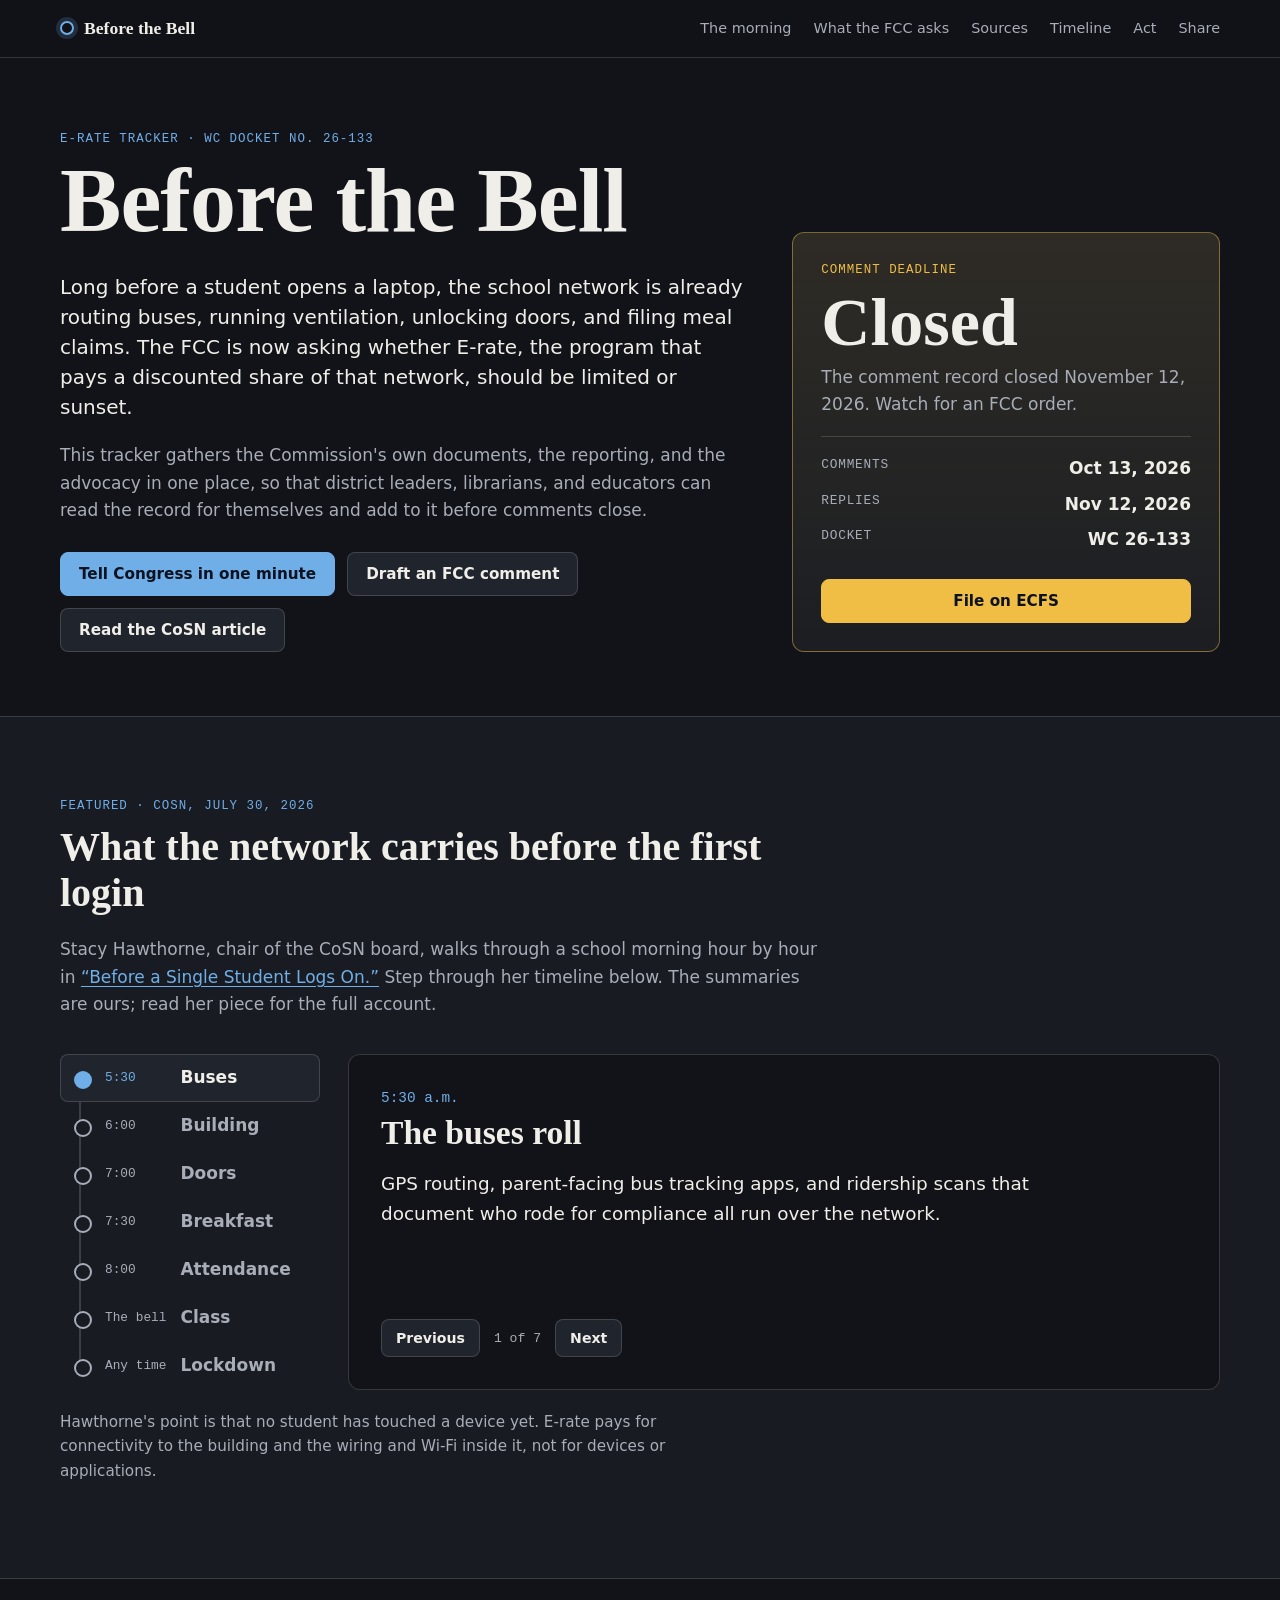
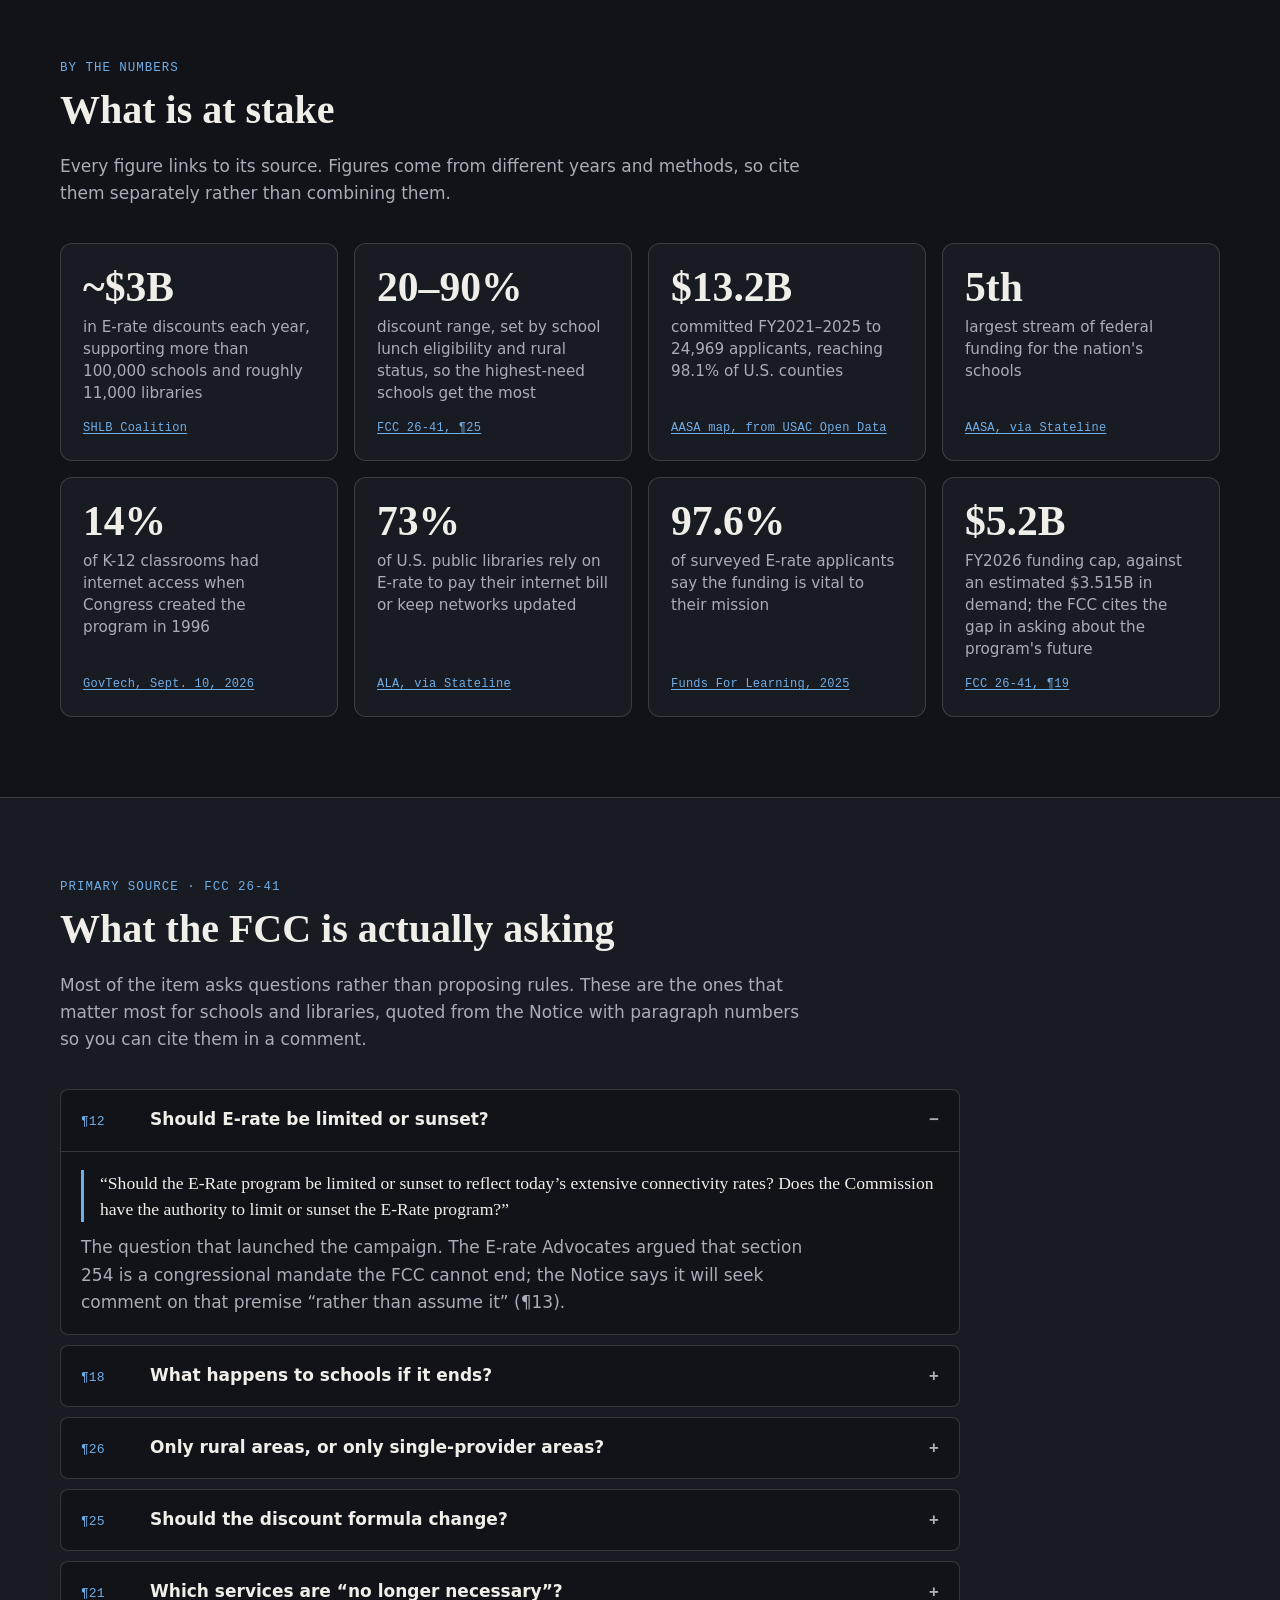
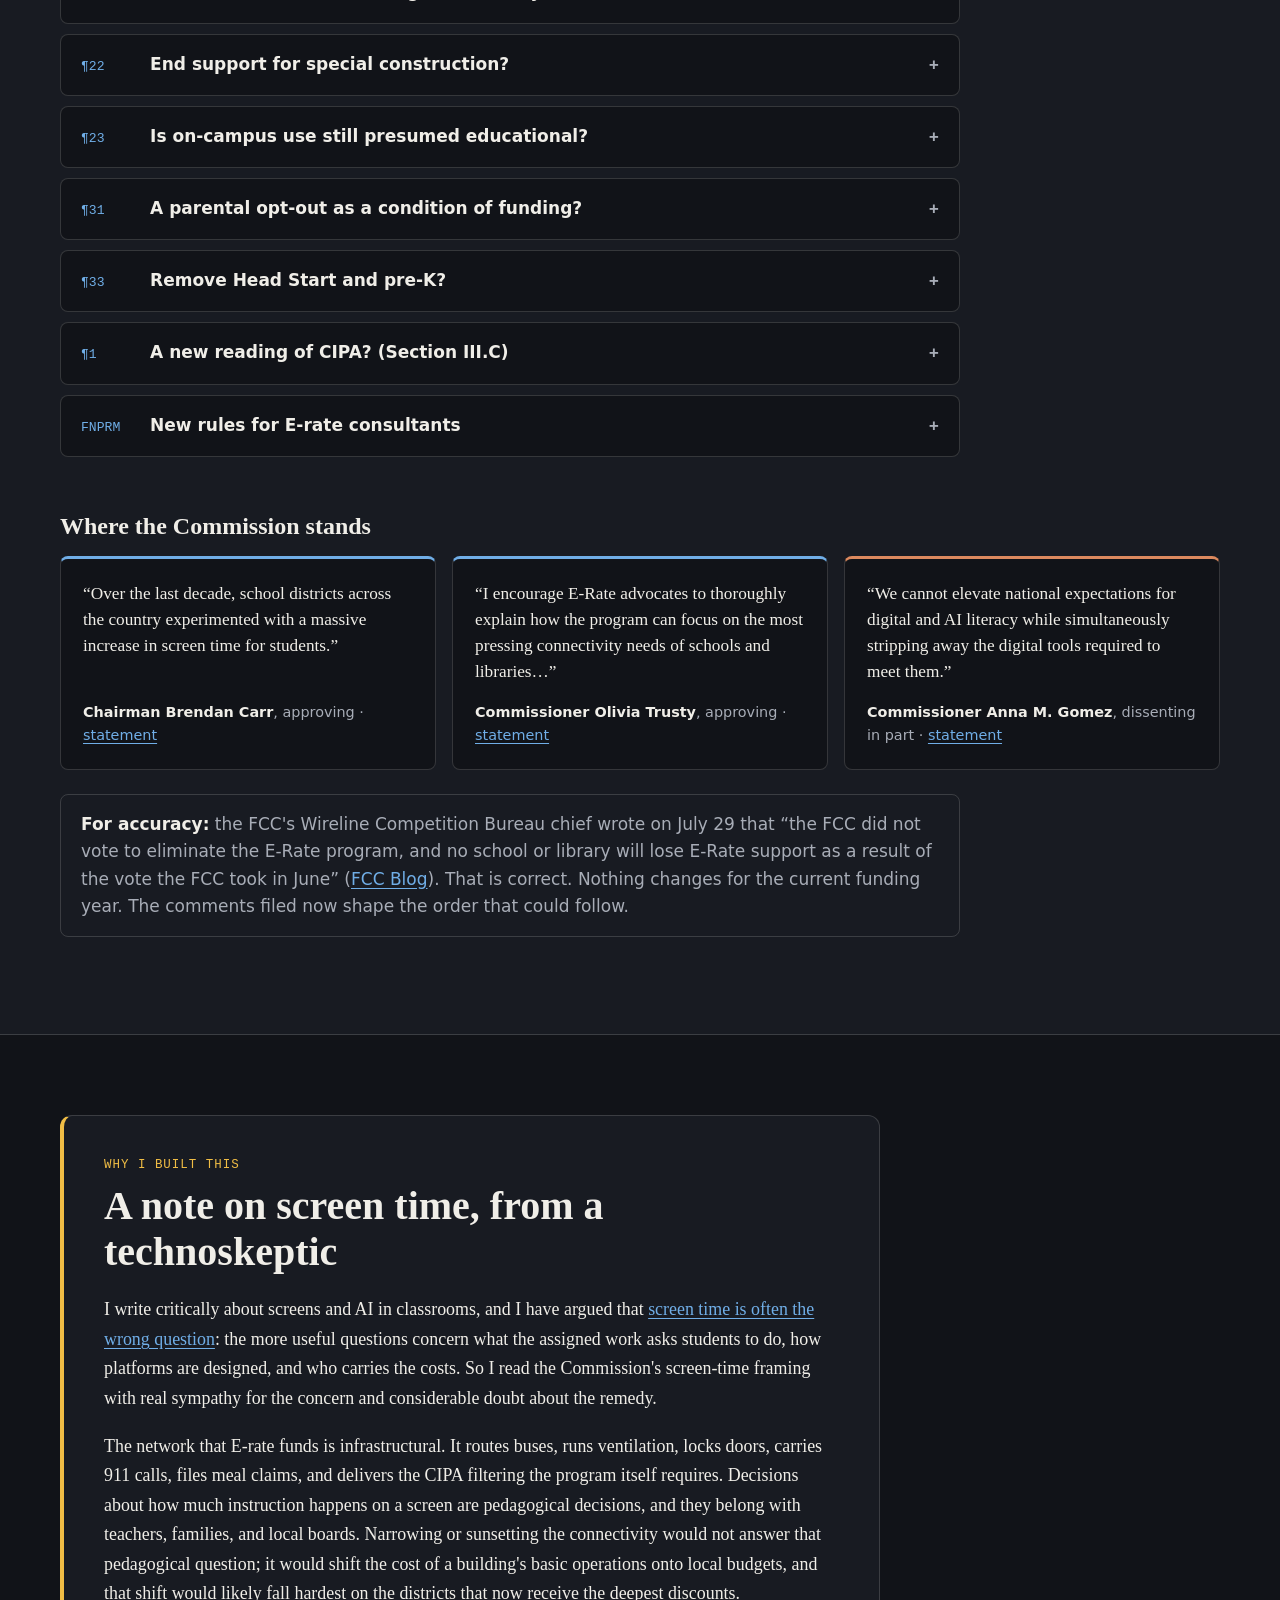
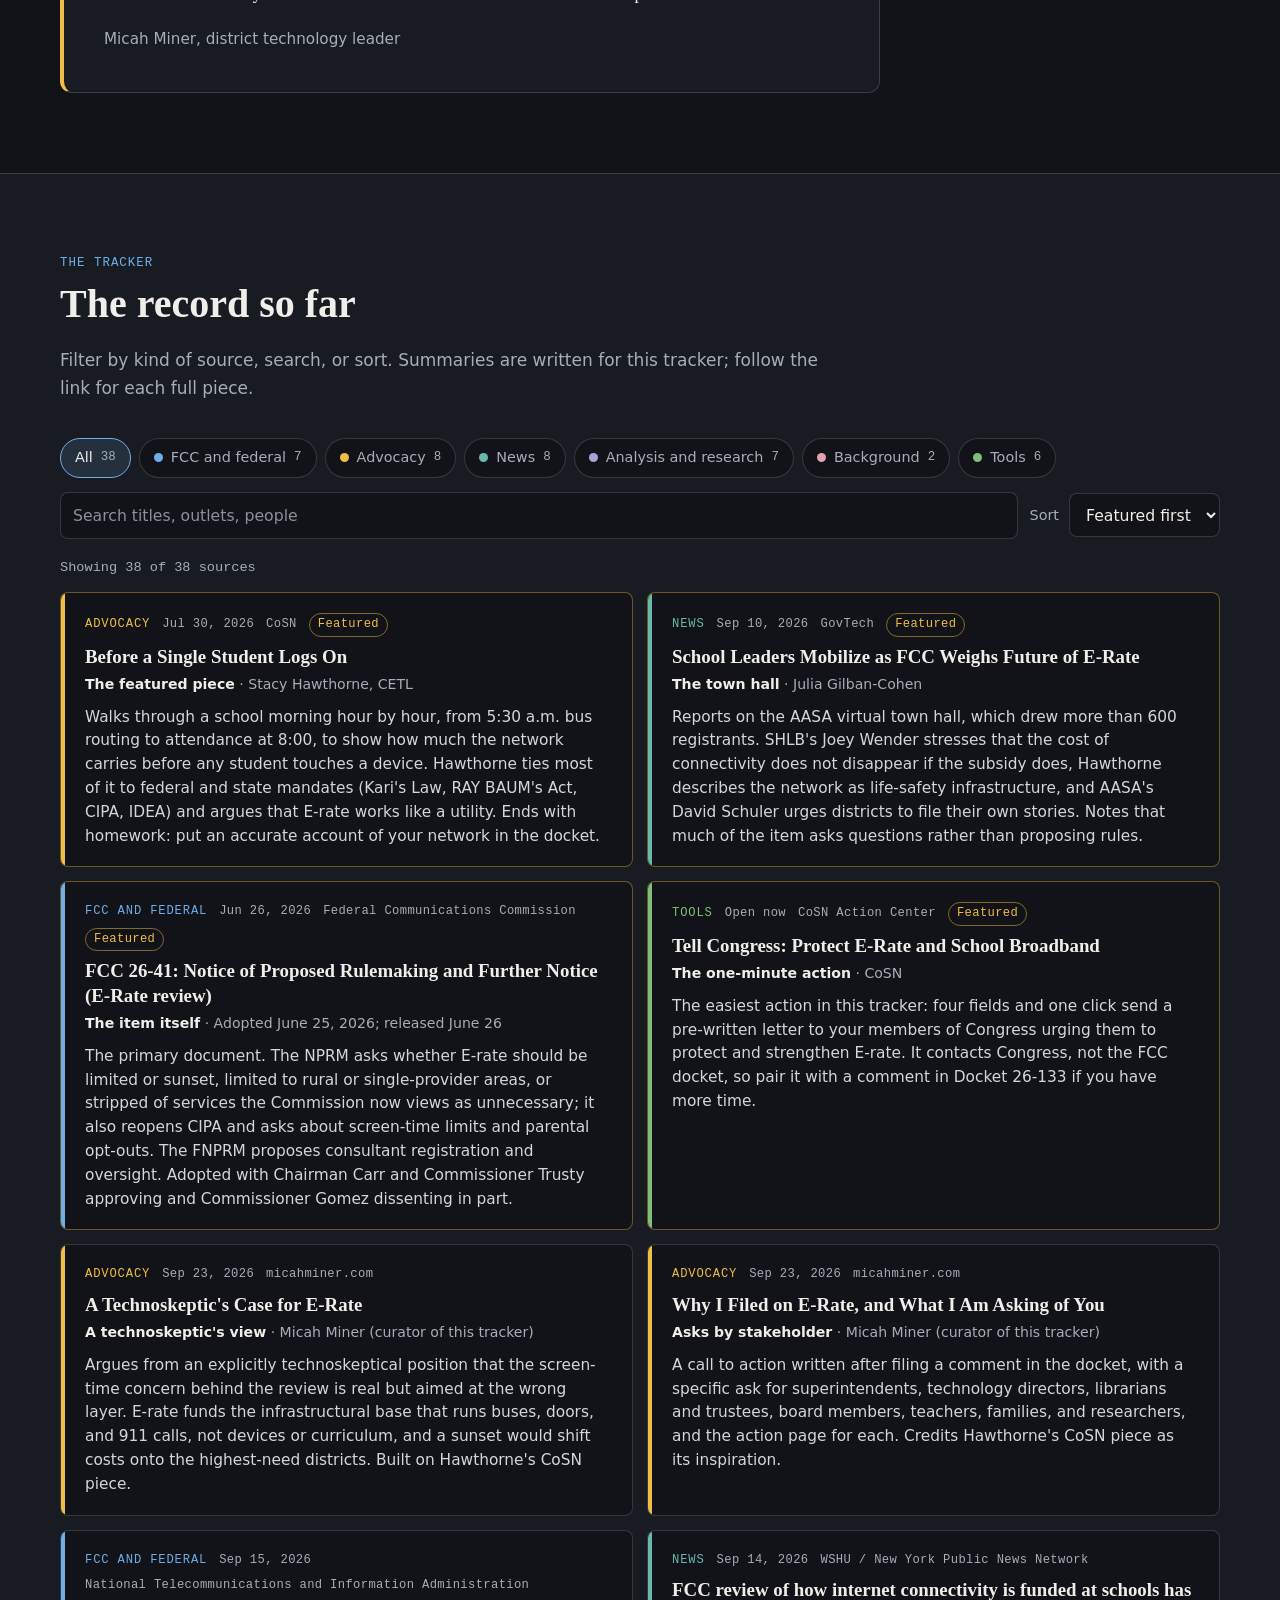
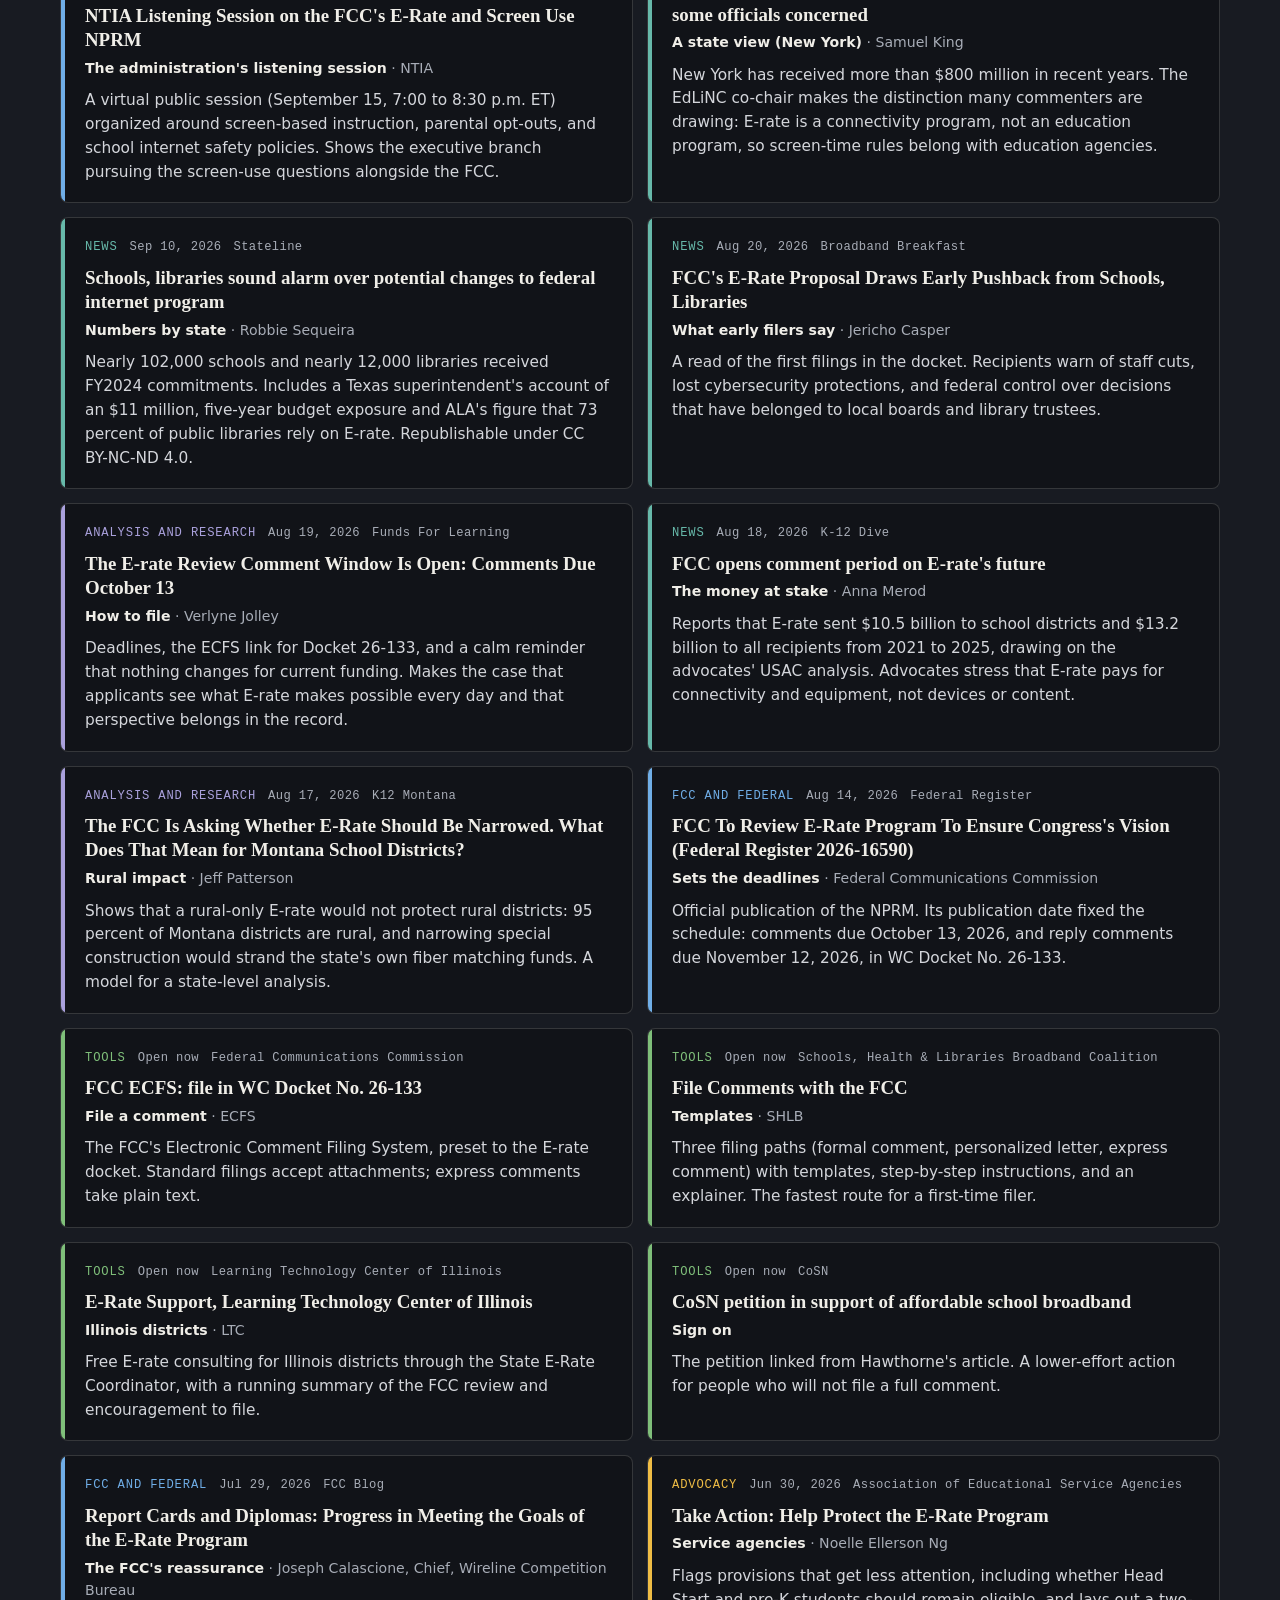
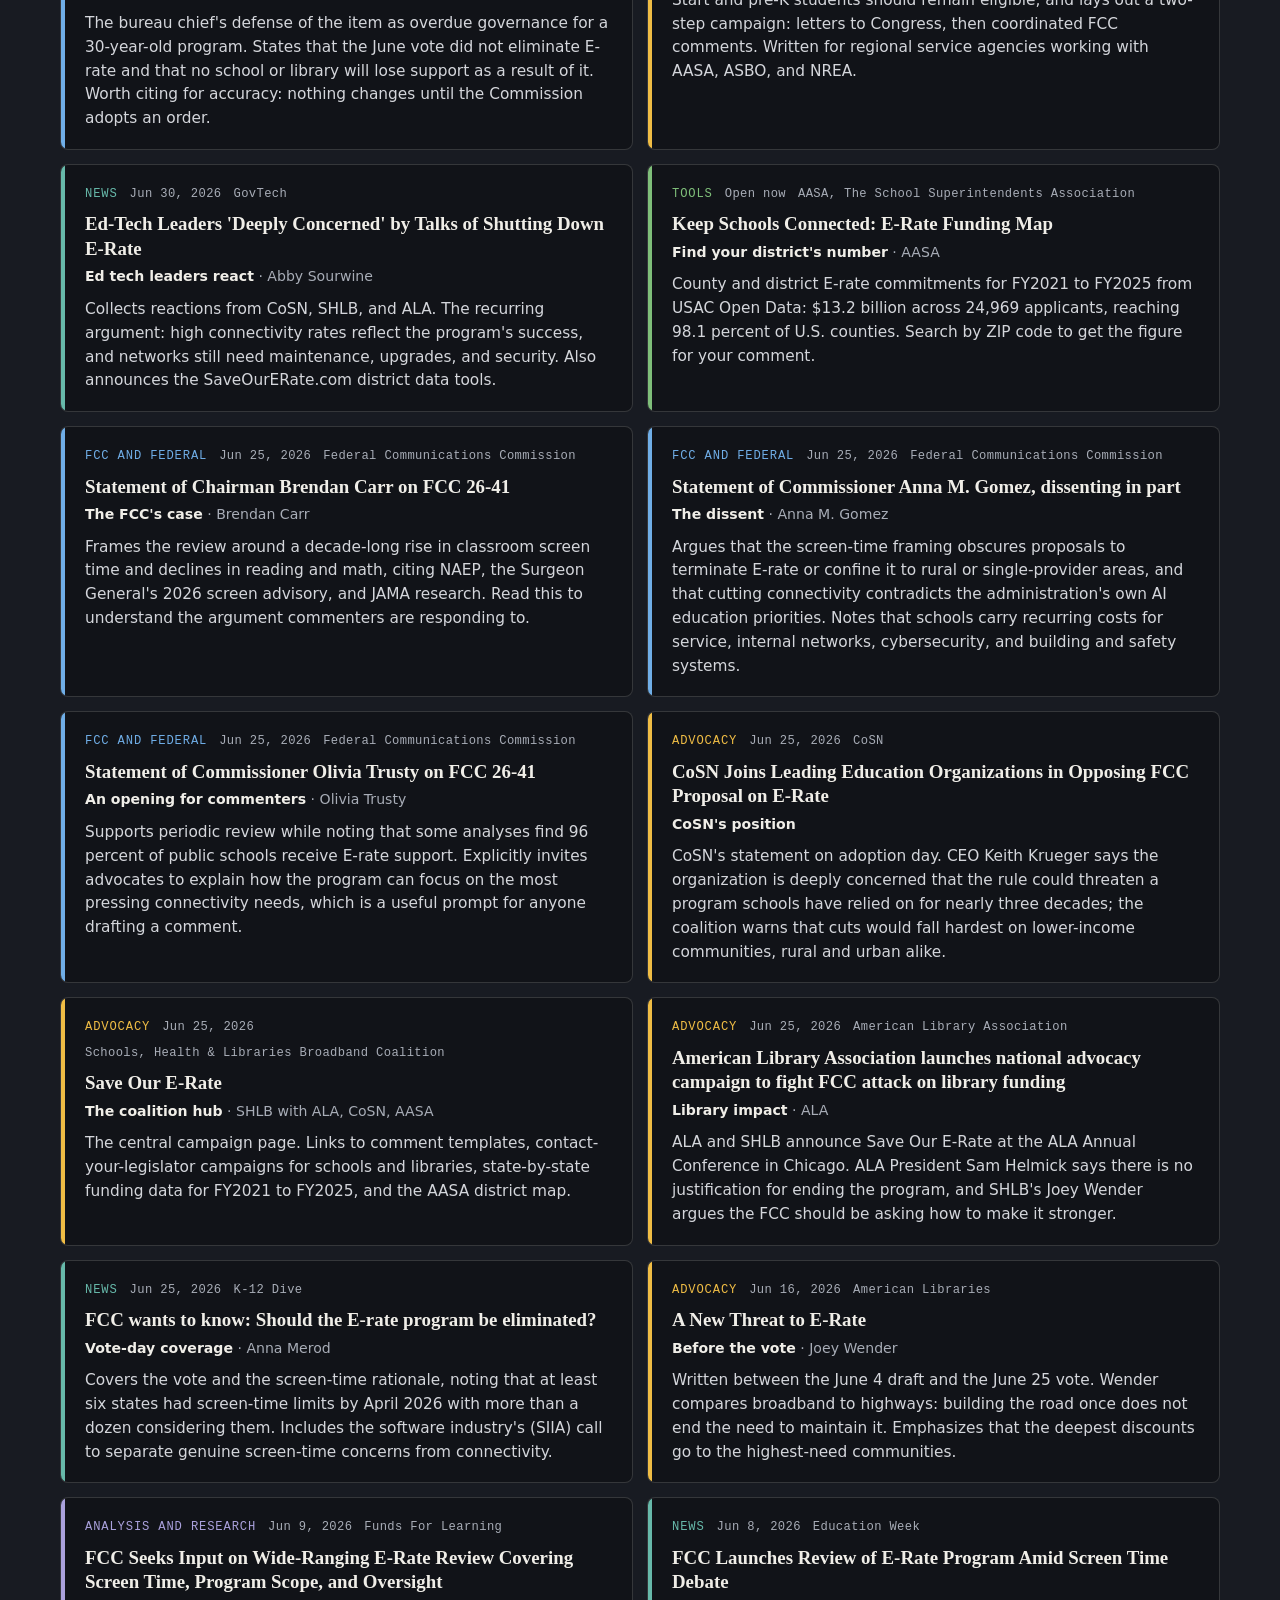
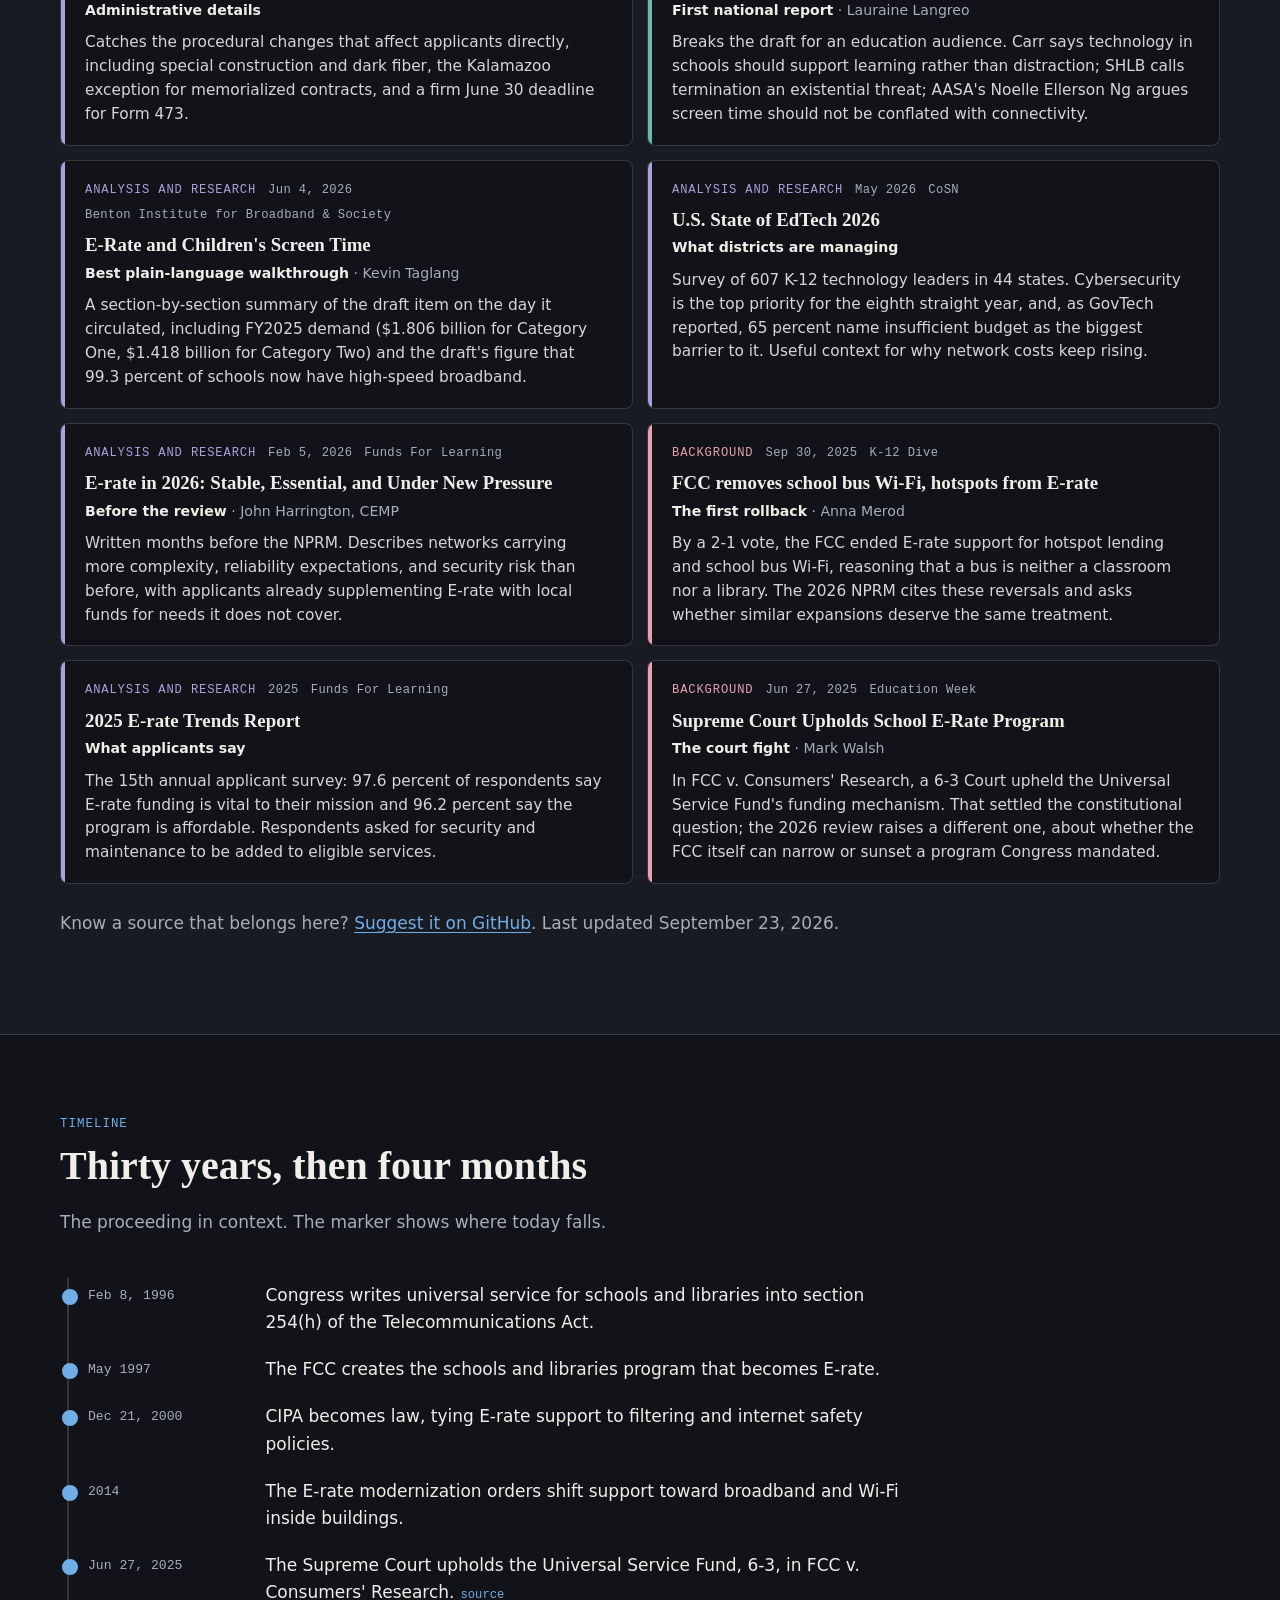
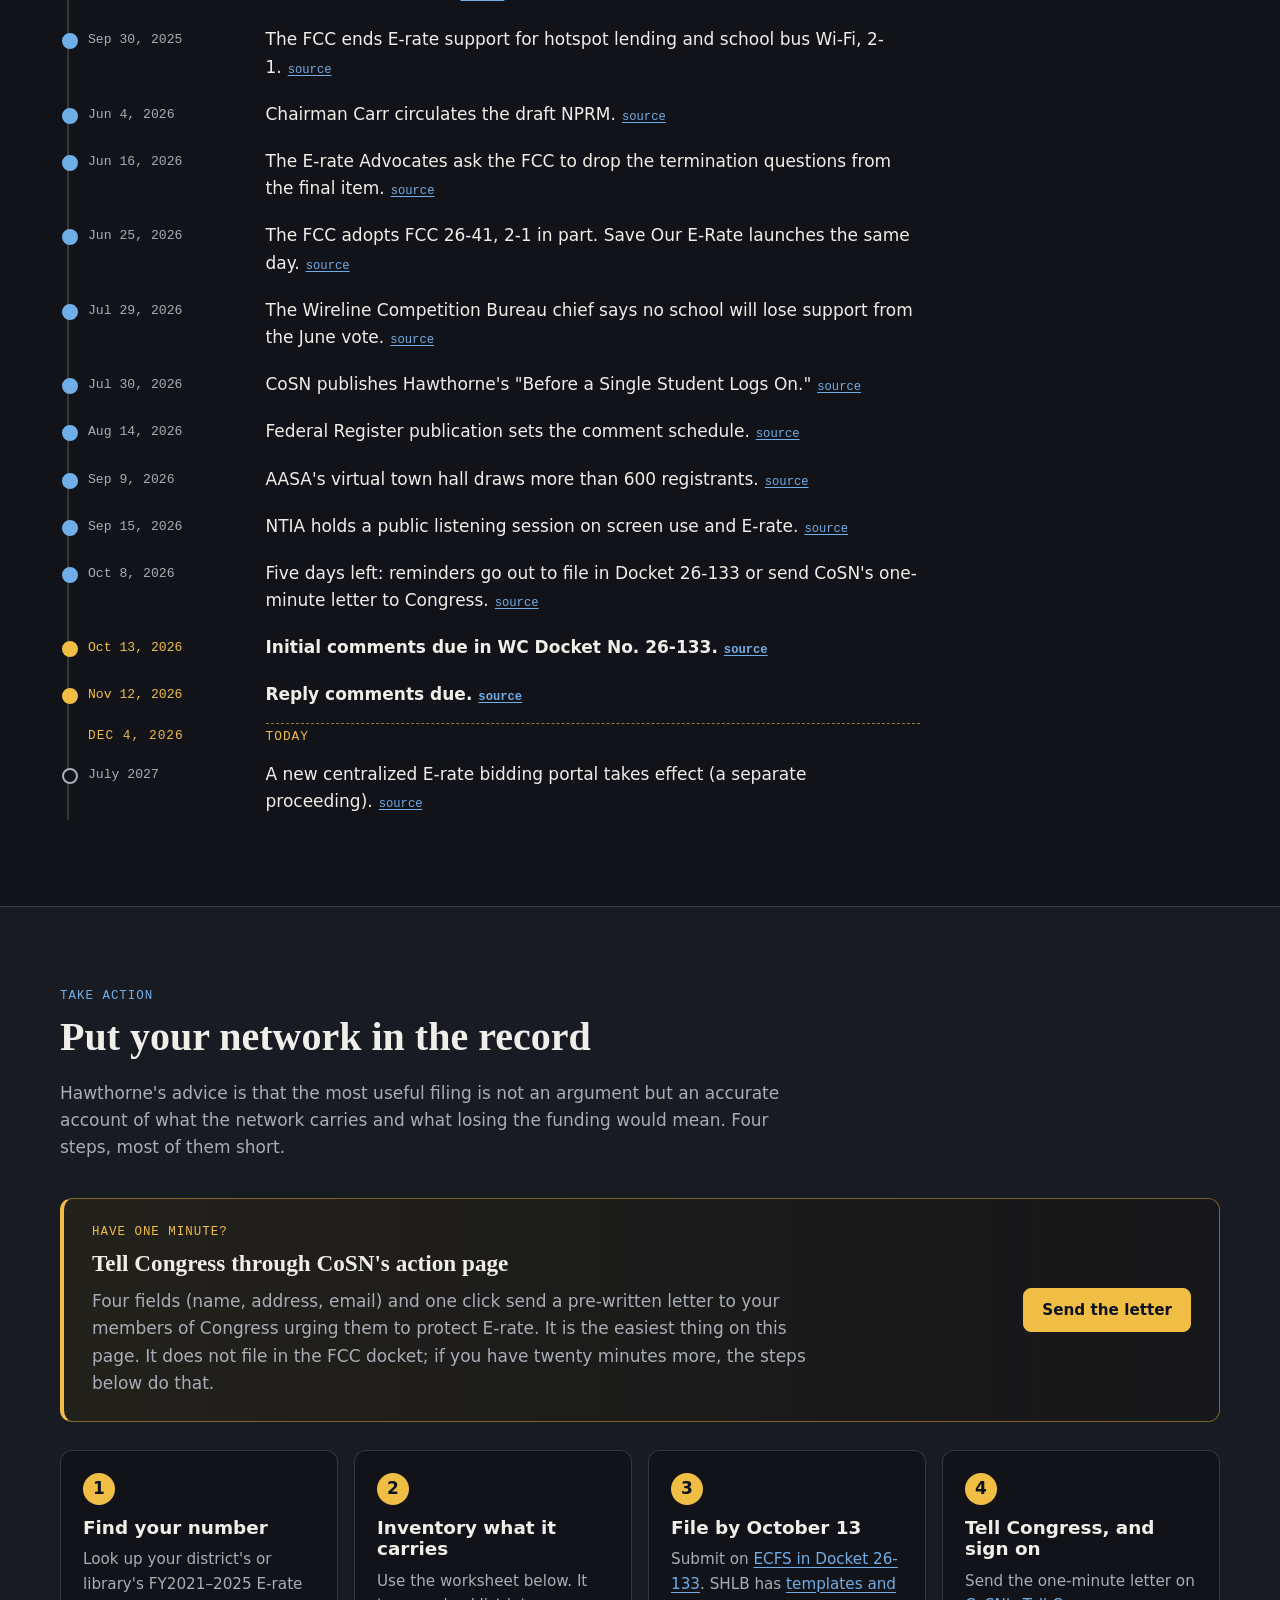
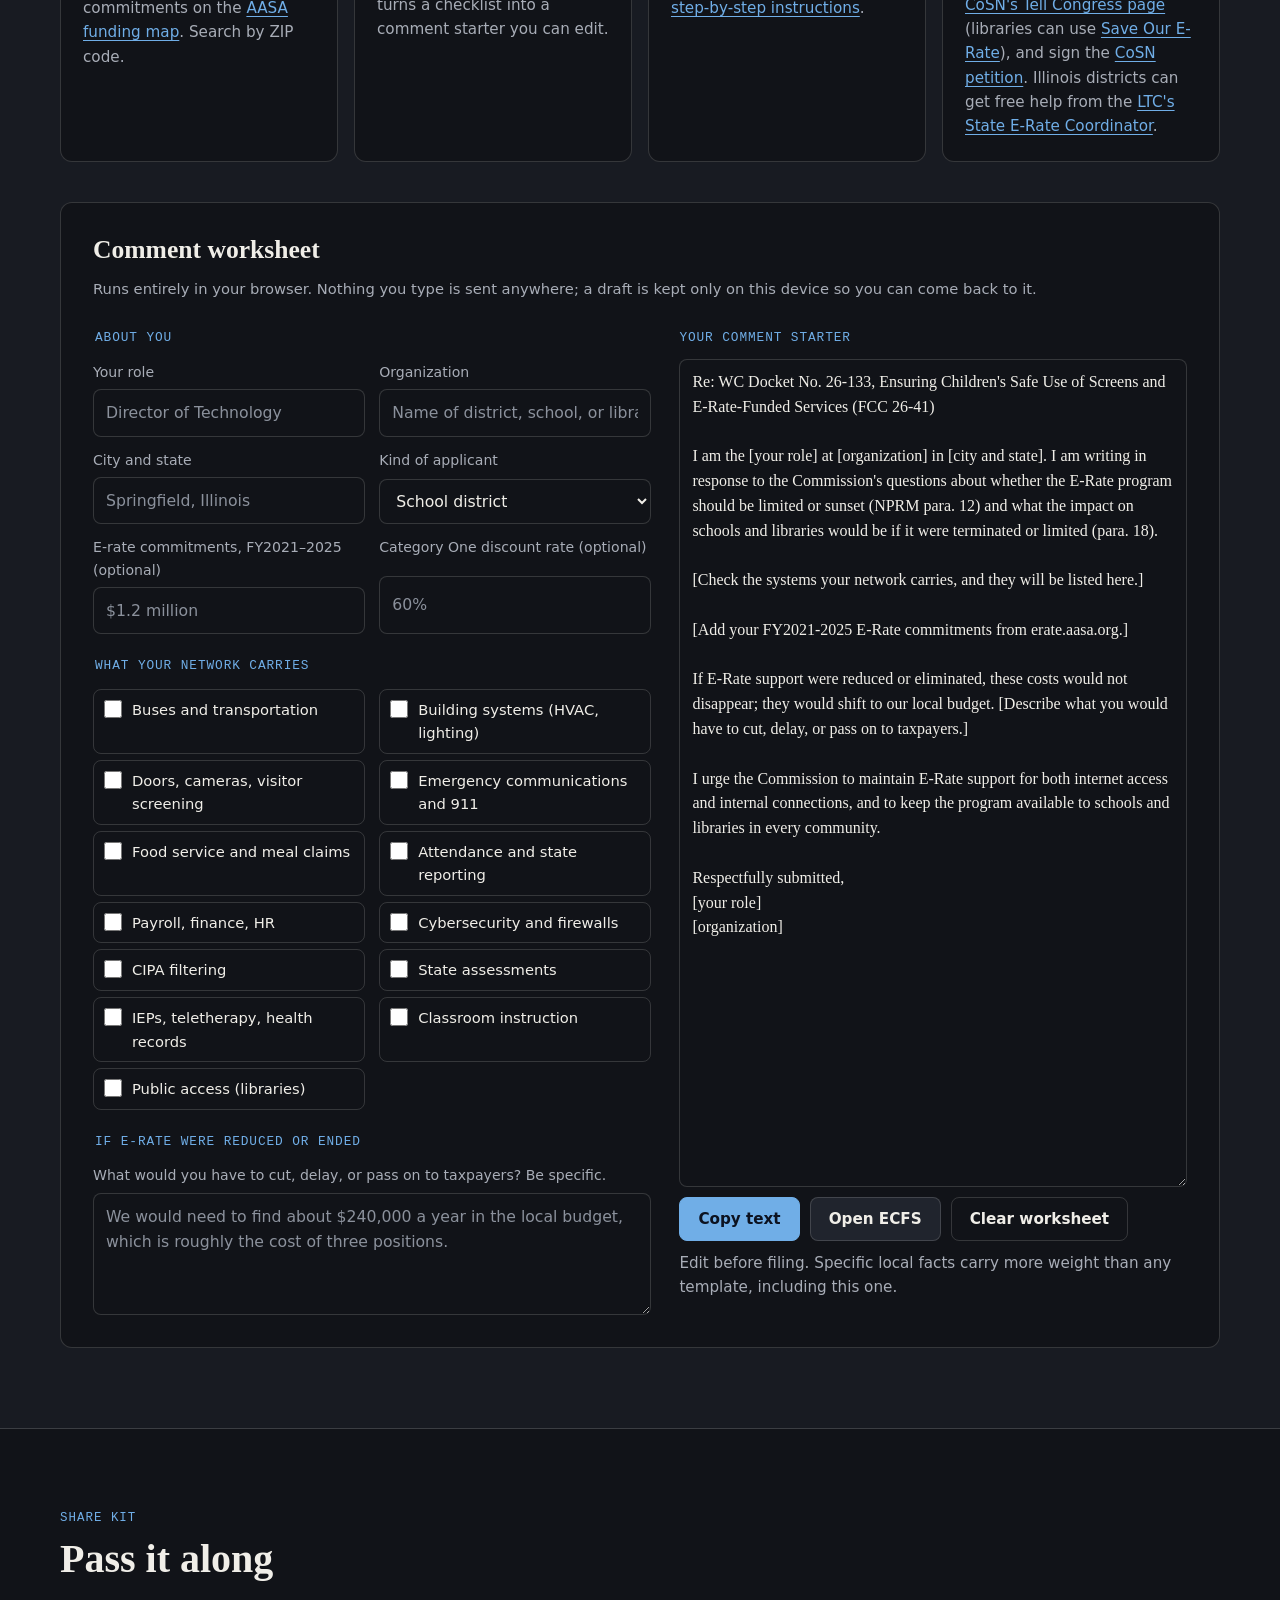
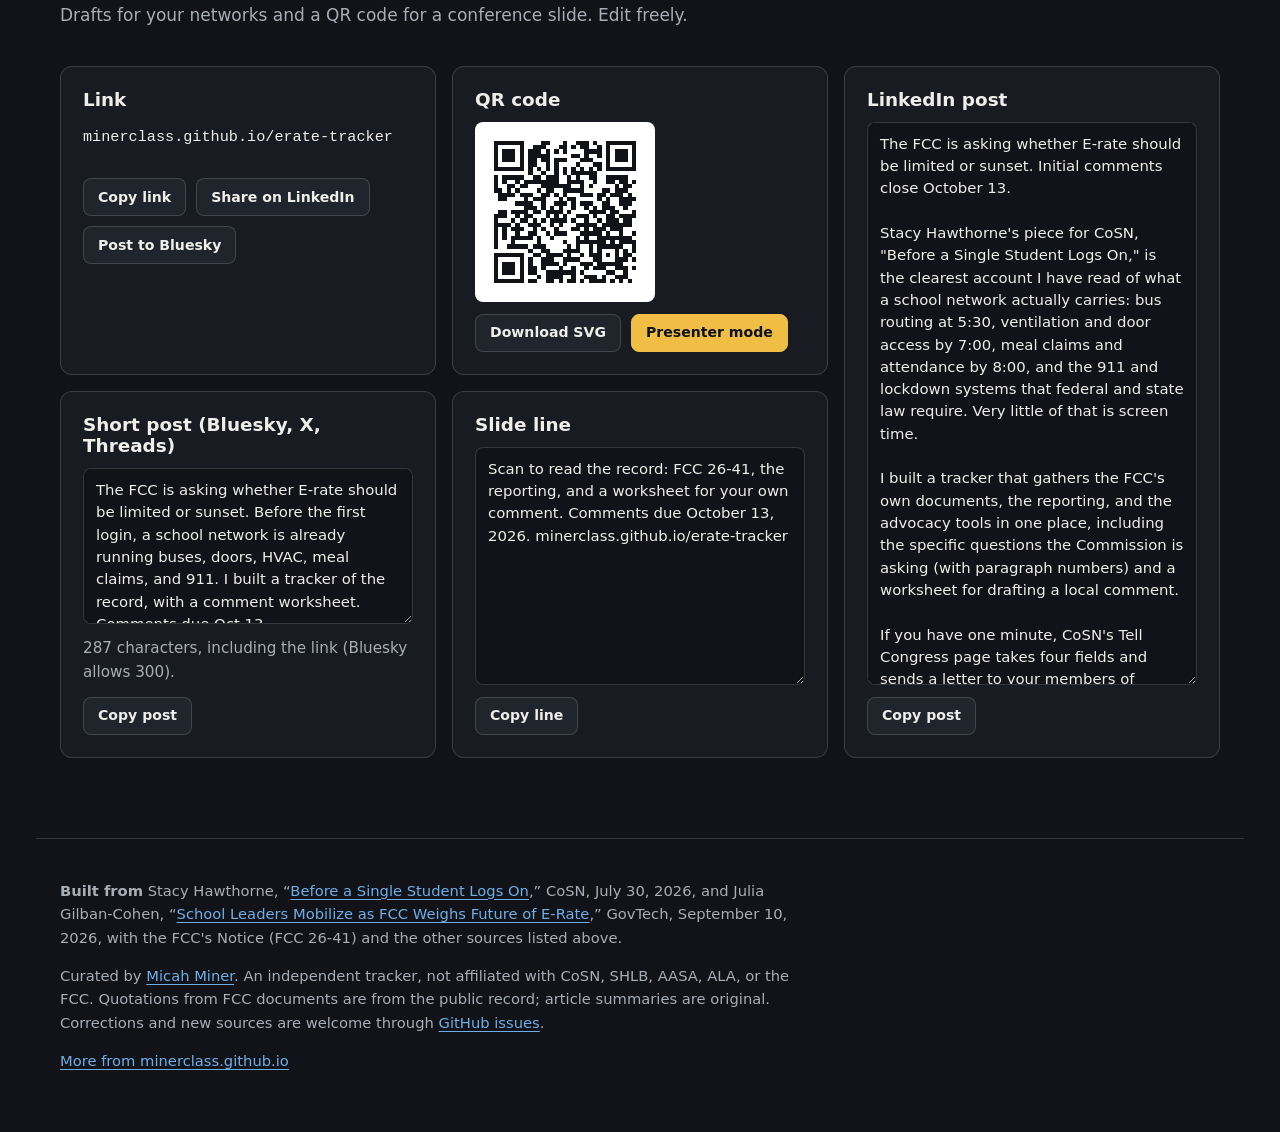
<file: index.html>
<!doctype html>
<html lang="en">
<head>
  <meta charset="utf-8">
  <meta name="viewport" content="width=device-width, initial-scale=1">
  <title>Before the Bell: E-Rate Tracker</title>
  <meta name="description" content="A curated, filterable tracker of the FCC's 2026 E-rate review: the FCC's own documents, the reporting, the advocacy, and a worksheet for drafting a local comment before October 13.">
  <meta name="author" content="Micah Miner">
  <link rel="canonical" href="https://minerclass.github.io/erate-tracker/">
  <meta property="og:type" content="website">
  <meta property="og:title" content="Before the Bell: what school networks carry, and what the FCC's E-rate review puts at stake">
  <meta property="og:description" content="The FCC is asking whether E-rate should be limited or sunset. Read the record, find your district's number, and file by October 13.">
  <meta property="og:url" content="https://minerclass.github.io/erate-tracker/">
  <meta property="og:image" content="https://minerclass.github.io/erate-tracker/social/card.png">
  <meta property="og:image:width" content="1200">
  <meta property="og:image:height" content="630">
  <meta property="og:image:alt" content="Before the Bell. The FCC is asking whether E-rate should be limited or sunset. Comments due October 13, 2026.">
  <meta name="twitter:card" content="summary_large_image">
  <link rel="icon" href="assets/favicon.svg" type="image/svg+xml">
  <link rel="stylesheet" href="https://minerclass.github.io/tokens.css">
  <link rel="stylesheet" href="styles.css">
  <script src="app.js" defer></script>
</head>
<body>
  <a class="skip-link" href="#main">Skip to content</a>

  <header class="site-header">
    <a class="brand" href="#top"><span class="brand-mark" aria-hidden="true"></span>Before the Bell</a>
    <nav aria-label="Sections">
      <a href="#morning">The morning</a>
      <a href="#asks">What the FCC asks</a>
      <a href="#sources">Sources</a>
      <a href="#timeline">Timeline</a>
      <a href="#act">Act</a>
      <a href="#share">Share</a>
    </nav>
  </header>

  <main id="main">
    <section class="hero shell" id="top" aria-labelledby="hero-title">
      <div class="hero-copy">
        <p class="eyebrow">E-rate tracker &middot; WC Docket No. 26-133</p>
        <h1 id="hero-title">Before the Bell</h1>
        <p class="lede">
          Long before a student opens a laptop, the school network is already routing buses, running
          ventilation, unlocking doors, and filing meal claims. The FCC is now asking whether E-rate,
          the program that pays a discounted share of that network, should be limited or sunset.
        </p>
        <p>
          This tracker gathers the Commission's own documents, the reporting, and the advocacy in one place,
          so that district leaders, librarians, and educators can read the record for themselves and add to
          it before comments close.
        </p>
        <div class="hero-actions">
          <a class="button button-primary" href="https://cosn.quorum.us/campaign/165080/">Tell Congress in one minute</a>
          <a class="button" href="#act">Draft an FCC comment</a>
          <a class="button" href="https://www.cosn.org/before-a-single-student-logs-on/">Read the CoSN article</a>
        </div>
      </div>

      <aside class="deadline-card" aria-labelledby="deadline-title">
        <p class="eyebrow" id="deadline-title">Comment deadline</p>
        <p class="deadline-count" aria-live="polite"><span id="deadline-days">&nbsp;</span></p>
        <p class="deadline-label" id="deadline-label">Initial comments due October 13, 2026</p>
        <dl class="deadline-list">
          <div><dt>Comments</dt><dd><time datetime="2026-10-13">Oct 13, 2026</time></dd></div>
          <div><dt>Replies</dt><dd><time datetime="2026-11-12">Nov 12, 2026</time></dd></div>
          <div><dt>Docket</dt><dd>WC 26-133</dd></div>
        </dl>
        <a class="button button-gold" href="https://www.fcc.gov/ecfs/filings/new?proceedings=26-133">File on ECFS</a>
      </aside>
    </section>

    <section class="band" id="morning" aria-labelledby="morning-title">
      <div class="shell">
        <div class="section-head">
          <p class="eyebrow">Featured &middot; CoSN, July 30, 2026</p>
          <h2 id="morning-title">What the network carries before the first login</h2>
          <p>
            Stacy Hawthorne, chair of the CoSN board, walks through a school morning hour by hour in
            <a href="https://www.cosn.org/before-a-single-student-logs-on/">&ldquo;Before a Single Student Logs On.&rdquo;</a>
            Step through her timeline below. The summaries are ours; read her piece for the full account.
          </p>
        </div>

        <div class="morning">
          <ol class="morning-rail" role="tablist" aria-label="School morning timeline">
            <li role="presentation"><button type="button" role="tab" id="step-0" aria-controls="morning-panel" aria-selected="true" data-step="0"><span>5:30</span> Buses</button></li>
            <li role="presentation"><button type="button" role="tab" id="step-1" aria-controls="morning-panel" aria-selected="false" tabindex="-1" data-step="1"><span>6:00</span> Building</button></li>
            <li role="presentation"><button type="button" role="tab" id="step-2" aria-controls="morning-panel" aria-selected="false" tabindex="-1" data-step="2"><span>7:00</span> Doors</button></li>
            <li role="presentation"><button type="button" role="tab" id="step-3" aria-controls="morning-panel" aria-selected="false" tabindex="-1" data-step="3"><span>7:30</span> Breakfast</button></li>
            <li role="presentation"><button type="button" role="tab" id="step-4" aria-controls="morning-panel" aria-selected="false" tabindex="-1" data-step="4"><span>8:00</span> Attendance</button></li>
            <li role="presentation"><button type="button" role="tab" id="step-5" aria-controls="morning-panel" aria-selected="false" tabindex="-1" data-step="5"><span>The bell</span> Class</button></li>
            <li role="presentation"><button type="button" role="tab" id="step-6" aria-controls="morning-panel" aria-selected="false" tabindex="-1" data-step="6"><span>Any time</span> Lockdown</button></li>
          </ol>
          <div class="morning-panel" id="morning-panel" role="tabpanel" aria-labelledby="step-0" tabindex="0">
            <p class="morning-time" id="morning-time">5:30 a.m.</p>
            <h3 id="morning-heading">The buses roll</h3>
            <p id="morning-body">GPS routing, parent-facing bus tracking apps, and ridership scans that document who rode for compliance all run over the network.</p>
            <p class="morning-tie" id="morning-tie"></p>
            <div class="morning-nav">
              <button type="button" class="button button-small" id="morning-prev">Previous</button>
              <span class="morning-progress" id="morning-progress">1 of 7</span>
              <button type="button" class="button button-small" id="morning-next">Next</button>
            </div>
          </div>
        </div>
        <p class="note">
          Hawthorne's point is that no student has touched a device yet. E-rate pays for connectivity to the
          building and the wiring and Wi-Fi inside it, not for devices or applications.
        </p>
      </div>
    </section>

    <section class="shell section" id="numbers" aria-labelledby="numbers-title">
      <div class="section-head">
        <p class="eyebrow">By the numbers</p>
        <h2 id="numbers-title">What is at stake</h2>
        <p>Every figure links to its source. Figures come from different years and methods, so cite them separately rather than combining them.</p>
      </div>
      <ul class="stats">
        <li>
          <p class="stat-value">~$3B</p>
          <p class="stat-label">in E-rate discounts each year, supporting more than 100,000 schools and roughly 11,000 libraries</p>
          <a class="stat-source" href="https://www.shlb.org/save-our-e-rate">SHLB Coalition</a>
        </li>
        <li>
          <p class="stat-value">20&ndash;90%</p>
          <p class="stat-label">discount range, set by school lunch eligibility and rural status, so the highest-need schools get the most</p>
          <a class="stat-source" href="https://www.fcc.gov/document/fcc-review-e-rate-program-ensure-congresss-vision">FCC 26-41, &para;25</a>
        </li>
        <li>
          <p class="stat-value">$13.2B</p>
          <p class="stat-label">committed FY2021&ndash;2025 to 24,969 applicants, reaching 98.1% of U.S. counties</p>
          <a class="stat-source" href="https://erate.aasa.org/">AASA map, from USAC Open Data</a>
        </li>
        <li>
          <p class="stat-value">5th</p>
          <p class="stat-label">largest stream of federal funding for the nation's schools</p>
          <a class="stat-source" href="https://stateline.org/2026/09/10/schools-libraries-sound-alarm-over-potential-changes-to-federal-internet-program/">AASA, via Stateline</a>
        </li>
        <li>
          <p class="stat-value">14%</p>
          <p class="stat-label">of K-12 classrooms had internet access when Congress created the program in 1996</p>
          <a class="stat-source" href="https://www.govtech.com/education/k-12/school-leaders-mobilize-as-fcc-weighs-future-of-e-rate">GovTech, Sept. 10, 2026</a>
        </li>
        <li>
          <p class="stat-value">73%</p>
          <p class="stat-label">of U.S. public libraries rely on E-rate to pay their internet bill or keep networks updated</p>
          <a class="stat-source" href="https://stateline.org/2026/09/10/schools-libraries-sound-alarm-over-potential-changes-to-federal-internet-program/">ALA, via Stateline</a>
        </li>
        <li>
          <p class="stat-value">97.6%</p>
          <p class="stat-label">of surveyed E-rate applicants say the funding is vital to their mission</p>
          <a class="stat-source" href="https://www.fundsforlearning.com/trendsreport/">Funds For Learning, 2025</a>
        </li>
        <li>
          <p class="stat-value">$5.2B</p>
          <p class="stat-label">FY2026 funding cap, against an estimated $3.515B in demand; the FCC cites the gap in asking about the program's future</p>
          <a class="stat-source" href="https://www.fcc.gov/document/fcc-review-e-rate-program-ensure-congresss-vision">FCC 26-41, &para;19</a>
        </li>
      </ul>
    </section>

    <section class="band" id="asks" aria-labelledby="asks-title">
      <div class="shell">
        <div class="section-head">
          <p class="eyebrow">Primary source &middot; FCC 26-41</p>
          <h2 id="asks-title">What the FCC is actually asking</h2>
          <p>
            Most of the item asks questions rather than proposing rules. These are the ones that matter most
            for schools and libraries, quoted from the Notice with paragraph numbers so you can cite them in a comment.
          </p>
        </div>

        <div class="asks">
          <details open>
            <summary><span class="para">&para;12</span> Should E-rate be limited or sunset?</summary>
            <blockquote>&ldquo;Should the E-Rate program be limited or sunset to reflect today&rsquo;s extensive connectivity rates? Does the Commission have the authority to limit or sunset the E-Rate program?&rdquo;</blockquote>
            <p>The question that launched the campaign. The E-rate Advocates argued that section 254 is a congressional mandate the FCC cannot end; the Notice says it will seek comment on that premise &ldquo;rather than assume it&rdquo; (&para;13).</p>
          </details>
          <details>
            <summary><span class="para">&para;18</span> What happens to schools if it ends?</summary>
            <blockquote>&ldquo;What services are supported by E-Rate funding, and would there be an impact on schools&rsquo; and libraries&rsquo; ability to afford these services if the E-Rate program was terminated or limited?&rdquo;</blockquote>
            <p>A district can answer this better than anyone in Washington. Hawthorne's hour-by-hour account is a model answer, and the worksheet below is built around it.</p>
          </details>
          <details>
            <summary><span class="para">&para;26</span> Only rural areas, or only single-provider areas?</summary>
            <blockquote>&ldquo;For example, should E-Rate support be limited to rural areas or to areas served by a single provider?&rdquo;</blockquote>
            <p>Suburban and urban districts would lose support outright. As the <a href="https://www.k12mt.com/k12-montana/blog/the-fcc-is-asking-whether-e-rate-should-be-narrowed.-what-does-that-mean-for-montana-school-districts">Montana analysis</a> shows, rural districts would still face changes to discounts and special construction.</p>
          </details>
          <details>
            <summary><span class="para">&para;25</span> Should the discount formula change?</summary>
            <blockquote>&ldquo;We seek comment on whether the use of the National School Lunch Program (NSLP) eligibility and urban/rural status in determining an applicant&rsquo;s discount rate remains an effective method for calculating support&hellip;&rdquo;</blockquote>
            <p>The 20% to 90% matrix is how E-rate targets need. Changing it would move money between districts even without a cut to the program's total.</p>
          </details>
          <details>
            <summary><span class="para">&para;21</span> Which services are &ldquo;no longer necessary&rdquo;?</summary>
            <blockquote>&ldquo;Are there services that are currently eligible for support that are no longer necessary or are inconsistent with the statute?&rdquo;</blockquote>
            <p>The Notice ties this to the 2025 reversal of hotspots and bus Wi-Fi, and asks about equipment that does not &ldquo;ultimately transport information to school classrooms or libraries.&rdquo; Internal connections and their maintenance are where many district requests sit.</p>
          </details>
          <details>
            <summary><span class="para">&para;22</span> End support for special construction?</summary>
            <blockquote>&ldquo;Should funding for special construction be eliminated entirely?&rdquo;</blockquote>
            <p>Special construction and dark fiber built many rural and consortium networks. The FCC asks whether BEAD and similar programs make that support unnecessary.</p>
          </details>
          <details>
            <summary><span class="para">&para;23</span> Is on-campus use still presumed educational?</summary>
            <blockquote>&ldquo;We seek comment on whether this presumption should be reversed or otherwise altered and if so, why.&rdquo;</blockquote>
            <p>Today, activity on school or library property is presumed to serve an educational purpose. Reversing that presumption could change what applicants have to document about how the network is used.</p>
          </details>
          <details>
            <summary><span class="para">&para;31</span> A parental opt-out as a condition of funding?</summary>
            <blockquote>&ldquo;&hellip;we should require, as a condition of receiving E-Rate support, that participating schools provide parents with a meaningful opportunity to opt their children out of screen-based instruction or screen use during the school day.&rdquo;</blockquote>
            <p>This would attach an instructional policy to connectivity funding, which is the conflation of screen time and infrastructure that most advocates object to.</p>
          </details>
          <details>
            <summary><span class="para">&para;33</span> Remove Head Start and pre-K?</summary>
            <blockquote>&ldquo;We seek comment on whether Head Start and pre-kindergarten students should continue to receive E-Rate program support&hellip;&rdquo;</blockquote>
            <p>Eligibility currently follows state law: 29 states and territories include Head Start and 34 include pre-K in their definition of elementary education.</p>
          </details>
          <details>
            <summary><span class="para">&para;1</span> A new reading of CIPA? (Section III.C)</summary>
            <blockquote>&ldquo;We further seek comment on whether our current interpretation of certain key language in the Children&rsquo;s Internet Protection Act (CIPA) is the best reading of that statutory language.&rdquo;</blockquote>
            <p>CIPA compliance is already a condition of E-rate support. A new reading could change what filtering and supervision schools and libraries must certify.</p>
          </details>
          <details>
            <summary><span class="para">FNPRM</span> New rules for E-rate consultants</summary>
            <blockquote>The Further Notice proposes a definition of &ldquo;consultant,&rdquo; an annual certification and disclosure form (FCC Form 5654), and a consultant registration database.</blockquote>
            <p>Many small districts rely on consultants to apply at all. These are actual proposed rules, unlike most of the NPRM.</p>
          </details>
        </div>

        <div class="voices">
          <h3>Where the Commission stands</h3>
          <div class="voice-grid">
            <figure class="voice voice-approve">
              <blockquote>&ldquo;Over the last decade, school districts across the country experimented with a massive increase in screen time for students.&rdquo;</blockquote>
              <figcaption><strong>Chairman Brendan Carr</strong>, approving &middot; <a href="https://docs.fcc.gov/public/attachments/FCC-26-41A2.pdf">statement</a></figcaption>
            </figure>
            <figure class="voice voice-approve">
              <blockquote>&ldquo;I encourage E-Rate advocates to thoroughly explain how the program can focus on the most pressing connectivity needs of schools and libraries&hellip;&rdquo;</blockquote>
              <figcaption><strong>Commissioner Olivia Trusty</strong>, approving &middot; <a href="https://docs.fcc.gov/public/attachments/FCC-26-41A4.pdf">statement</a></figcaption>
            </figure>
            <figure class="voice voice-dissent">
              <blockquote>&ldquo;We cannot elevate national expectations for digital and AI literacy while simultaneously stripping away the digital tools required to meet them.&rdquo;</blockquote>
              <figcaption><strong>Commissioner Anna M. Gomez</strong>, dissenting in part &middot; <a href="https://docs.fcc.gov/public/attachments/FCC-26-41A3.pdf">statement</a></figcaption>
            </figure>
          </div>
          <p class="fair-note">
            <strong>For accuracy:</strong> the FCC's Wireline Competition Bureau chief wrote on July 29 that
            &ldquo;the FCC did not vote to eliminate the E-Rate program, and no school or library will lose E-Rate
            support as a result of the vote the FCC took in June&rdquo;
            (<a href="https://www.fcc.gov/news-events/blog/2026/07/29/report-cards-and-diplomas-progress-meeting-goals-e-rate-program">FCC Blog</a>).
            That is correct. Nothing changes for the current funding year. The comments filed now shape the order that could follow.
          </p>
        </div>
      </div>
    </section>

    <section class="shell section" id="note" aria-labelledby="note-title">
      <div class="note-card">
        <p class="eyebrow">Why I built this</p>
        <h2 id="note-title">A note on screen time, from a technoskeptic</h2>
        <p>
          I write critically about screens and AI in classrooms, and I have argued that
          <a href="https://minerclass.github.io/screen-time-wrong-question/pouch-and-bypass/">screen time is often the wrong question</a>:
          the more useful questions concern what the assigned work asks students to do, how platforms are designed,
          and who carries the costs. So I read the Commission's screen-time framing with real sympathy for the concern
          and considerable doubt about the remedy.
        </p>
        <p>
          The network that E-rate funds is infrastructural. It routes buses, runs ventilation, locks doors, carries
          911 calls, files meal claims, and delivers the CIPA filtering the program itself requires. Decisions about
          how much instruction happens on a screen are pedagogical decisions, and they belong with teachers, families,
          and local boards. Narrowing or sunsetting the connectivity would not answer that pedagogical question; it
          would shift the cost of a building's basic operations onto local budgets, and that shift would likely fall
          hardest on the districts that now receive the deepest discounts.
        </p>
        <p class="signature">Micah Miner, district technology leader</p>
      </div>
    </section>

    <section class="band" id="sources" aria-labelledby="sources-title">
      <div class="shell">
        <div class="section-head">
          <p class="eyebrow">The tracker</p>
          <h2 id="sources-title">The record so far</h2>
          <p>Filter by kind of source, search, or sort. Summaries are written for this tracker; follow the link for each full piece.</p>
        </div>

        <div class="controls">
          <div class="filter-group" role="group" aria-label="Filter by type" id="type-filters">
            <button type="button" class="chip" aria-pressed="true" data-type="all">All</button>
          </div>
          <div class="control-row">
            <label class="search">
              <span class="visually-hidden">Search sources</span>
              <input type="search" id="source-search" placeholder="Search titles, outlets, people" autocomplete="off">
            </label>
            <label class="sort">
              <span>Sort</span>
              <select id="source-sort">
                <option value="featured">Featured first</option>
                <option value="newest">Newest first</option>
                <option value="oldest">Oldest first</option>
              </select>
            </label>
          </div>
        </div>

        <p class="result-count" id="result-count" aria-live="polite">Loading sources&hellip;</p>
        <ol class="source-list" id="source-list"></ol>
        <p class="empty-state" id="empty-state" hidden>No sources match. Clear the search or choose another filter.</p>
        <noscript><p class="empty-state">The source list needs JavaScript. The same list is in <a href="data/sources.json">data/sources.json</a>.</p></noscript>

        <p class="suggest">
          Know a source that belongs here?
          <a href="https://github.com/minerclass/erate-tracker/issues/new?template=suggest-a-source.yml">Suggest it on GitHub</a>.
          Last updated <time id="updated-date" datetime="2026-09-23">September 23, 2026</time>.
        </p>
      </div>
    </section>

    <section class="shell section" id="timeline" aria-labelledby="timeline-title">
      <div class="section-head">
        <p class="eyebrow">Timeline</p>
        <h2 id="timeline-title">Thirty years, then four months</h2>
        <p>The proceeding in context. The marker shows where today falls.</p>
      </div>
      <ol class="timeline" id="timeline-list"></ol>
    </section>

    <section class="band" id="act" aria-labelledby="act-title">
      <div class="shell">
        <div class="section-head">
          <p class="eyebrow">Take action</p>
          <h2 id="act-title">Put your network in the record</h2>
          <p>
            Hawthorne's advice is that the most useful filing is not an argument but an accurate account of what
            the network carries and what losing the funding would mean. Four steps, most of them short.
          </p>
        </div>

        <aside class="quick-action" aria-labelledby="quick-title">
          <div>
            <p class="eyebrow">Have one minute?</p>
            <h3 id="quick-title">Tell Congress through CoSN's action page</h3>
            <p>
              Four fields (name, address, email) and one click send a pre-written letter to your members of Congress
              urging them to protect E-rate. It is the easiest thing on this page. It does not file in the FCC docket;
              if you have twenty minutes more, the steps below do that.
            </p>
          </div>
          <a class="button button-gold" href="https://cosn.quorum.us/campaign/165080/">Send the letter</a>
        </aside>

        <ol class="steps">
          <li>
            <h3>Find your number</h3>
            <p>Look up your district's or library's FY2021&ndash;2025 E-rate commitments on the <a href="https://erate.aasa.org/">AASA funding map</a>. Search by ZIP code.</p>
          </li>
          <li>
            <h3>Inventory what it carries</h3>
            <p>Use the worksheet below. It turns a checklist into a comment starter you can edit.</p>
          </li>
          <li>
            <h3>File by October 13</h3>
            <p>Submit on <a href="https://www.fcc.gov/ecfs/filings/new?proceedings=26-133">ECFS in Docket 26-133</a>. SHLB has <a href="https://www.shlb.org/file-comments-with-fcc">templates and step-by-step instructions</a>.</p>
          </li>
          <li>
            <h3>Tell Congress, and sign on</h3>
            <p>Send the one-minute letter on <a href="https://cosn.quorum.us/campaign/165080/">CoSN's Tell Congress page</a> (libraries can use <a href="https://www.shlb.org/save-our-e-rate">Save Our E-Rate</a>), and sign the <a href="https://docs.google.com/forms/d/e/1FAIpQLScuw2CdJfA9vjvXRAZduv--rOE0M1midLWQBmY4OjTF0XpvDw/viewform">CoSN petition</a>. Illinois districts can get free help from the <a href="https://www.ltcillinois.org/services/erate/">LTC's State E-Rate Coordinator</a>.</p>
          </li>
        </ol>

        <div class="worksheet" id="worksheet">
          <div class="worksheet-head">
            <h3>Comment worksheet</h3>
            <p class="privacy">Runs entirely in your browser. Nothing you type is sent anywhere; a draft is kept only on this device so you can come back to it.</p>
          </div>
          <form id="worksheet-form" class="worksheet-grid" novalidate>
            <fieldset class="ws-fields">
              <legend>About you</legend>
              <label>Your role
                <input type="text" name="role" placeholder="Director of Technology" autocomplete="organization-title">
              </label>
              <label>Organization
                <input type="text" name="org" placeholder="Name of district, school, or library" autocomplete="organization">
              </label>
              <label>City and state
                <input type="text" name="place" placeholder="Springfield, Illinois">
              </label>
              <label>Kind of applicant
                <select name="kind">
                  <option value="district">School district</option>
                  <option value="school">School</option>
                  <option value="library">Library or library system</option>
                  <option value="consortium">Consortium or service agency</option>
                </select>
              </label>
              <label>E-rate commitments, FY2021&ndash;2025 (optional)
                <input type="text" name="amount" placeholder="$1.2 million" inputmode="decimal">
              </label>
              <label>Category One discount rate (optional)
                <input type="text" name="discount" placeholder="60%">
              </label>
            </fieldset>

            <fieldset class="ws-systems">
              <legend>What your network carries</legend>
              <div class="checks" id="system-checks"></div>
            </fieldset>

            <fieldset class="ws-impact">
              <legend>If E-rate were reduced or ended</legend>
              <label>What would you have to cut, delay, or pass on to taxpayers? Be specific.
                <textarea name="impact" rows="4" placeholder="We would need to find about $240,000 a year in the local budget, which is roughly the cost of three positions."></textarea>
              </label>
            </fieldset>
          </form>

          <div class="ws-output">
            <label for="comment-output">Your comment starter</label>
            <textarea id="comment-output" rows="14" readonly></textarea>
            <div class="ws-actions">
              <button type="button" class="button button-primary" data-copy="comment-output">Copy text</button>
              <a class="button" href="https://www.fcc.gov/ecfs/filings/new?proceedings=26-133">Open ECFS</a>
              <button type="button" class="button button-quiet" id="worksheet-clear">Clear worksheet</button>
            </div>
            <p class="note">Edit before filing. Specific local facts carry more weight than any template, including this one.</p>
          </div>
        </div>
      </div>
    </section>

    <section class="shell section" id="share" aria-labelledby="share-title">
      <div class="section-head">
        <p class="eyebrow">Share kit</p>
        <h2 id="share-title">Pass it along</h2>
        <p>Drafts for your networks and a QR code for a conference slide. Edit freely.</p>
      </div>

      <div class="share-grid">
        <div class="share-card">
          <h3>Link</h3>
          <p class="share-url"><code id="share-url">minerclass.github.io/erate-tracker</code></p>
          <div class="ws-actions">
            <button type="button" class="button button-small" data-copy-text="https://minerclass.github.io/erate-tracker/">Copy link</button>
            <a class="button button-small" id="share-linkedin" href="https://www.linkedin.com/sharing/share-offsite/?url=https%3A%2F%2Fminerclass.github.io%2Ferate-tracker%2F">Share on LinkedIn</a>
            <a class="button button-small" id="share-bluesky" href="#">Post to Bluesky</a>
          </div>
        </div>

        <div class="share-card share-qr">
          <h3>QR code</h3>
          <img src="assets/qr.svg" alt="QR code linking to minerclass.github.io/erate-tracker" width="180" height="180">
          <div class="ws-actions">
            <a class="button button-small" href="assets/qr.svg" download="erate-tracker-qr.svg">Download SVG</a>
            <button type="button" class="button button-small button-gold" id="presenter-open">Presenter mode</button>
          </div>
        </div>

        <div class="share-card share-wide">
          <h3>LinkedIn post</h3>
          <textarea id="post-long" rows="12" readonly></textarea>
          <button type="button" class="button button-small" data-copy="post-long">Copy post</button>
        </div>

        <div class="share-card">
          <h3>Short post (Bluesky, X, Threads)</h3>
          <textarea id="post-short" rows="6" readonly></textarea>
          <p class="note" id="post-short-count"></p>
          <button type="button" class="button button-small" data-copy="post-short">Copy post</button>
        </div>

        <div class="share-card">
          <h3>Slide line</h3>
          <textarea id="post-slide" rows="4" readonly></textarea>
          <button type="button" class="button button-small" data-copy="post-slide">Copy line</button>
        </div>
      </div>
    </section>
  </main>

  <footer class="site-footer shell">
    <p>
      <strong>Built from</strong> Stacy Hawthorne, &ldquo;<a href="https://www.cosn.org/before-a-single-student-logs-on/">Before a Single Student Logs On</a>,&rdquo;
      CoSN, July 30, 2026, and Julia Gilban-Cohen, &ldquo;<a href="https://www.govtech.com/education/k-12/school-leaders-mobilize-as-fcc-weighs-future-of-e-rate">School Leaders Mobilize as FCC Weighs Future of E-Rate</a>,&rdquo;
      GovTech, September 10, 2026, with the FCC's Notice (FCC 26-41) and the other sources listed above.
    </p>
    <p>
      Curated by <a href="https://micahminer.com">Micah Miner</a>. An independent tracker, not affiliated with CoSN,
      SHLB, AASA, ALA, or the FCC. Quotations from FCC documents are from the public record; article summaries are
      original. Corrections and new sources are welcome through
      <a href="https://github.com/minerclass/erate-tracker/issues">GitHub issues</a>.
    </p>
    <p><a href="https://minerclass.github.io/">More from minerclass.github.io</a></p>
  </footer>

  <div class="presenter" id="presenter" role="dialog" aria-modal="true" aria-labelledby="presenter-title" hidden>
    <div class="presenter-inner">
      <p class="eyebrow">Scan to read the record</p>
      <h2 id="presenter-title">Before the Bell: E-Rate Tracker</h2>
      <img src="assets/qr.svg" alt="QR code linking to minerclass.github.io/erate-tracker" width="420" height="420">
      <p class="presenter-url">minerclass.github.io/erate-tracker</p>
      <p class="presenter-deadline" id="presenter-deadline">FCC comments due October 13, 2026</p>
      <button type="button" class="button" id="presenter-close">Close (Esc)</button>
    </div>
  </div>

  <div class="toast" id="toast" role="status" aria-live="polite"></div>
</body>
</html>
</file>
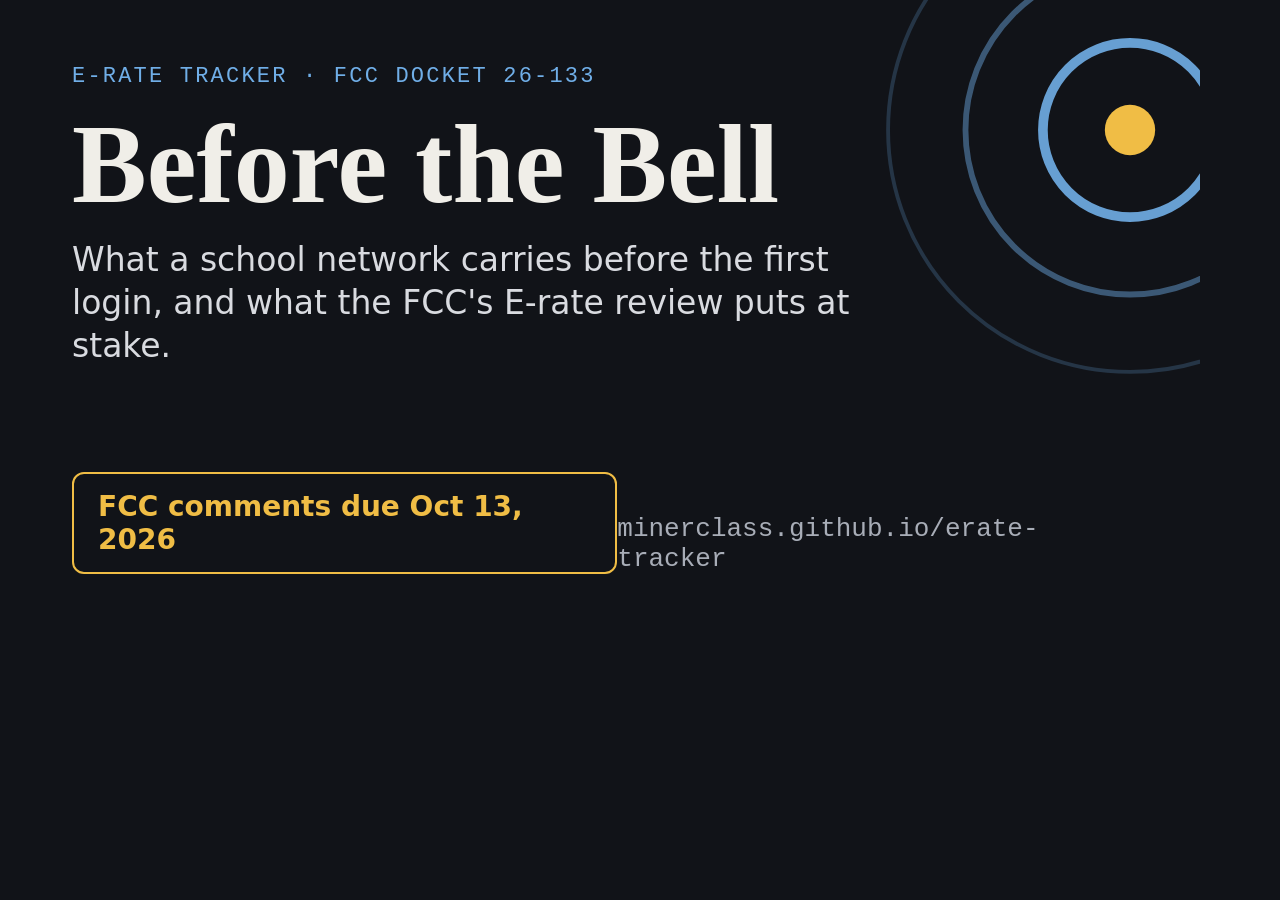
<file: social/card.html>
<!doctype html>
<html lang="en">
<head>
  <meta charset="utf-8">
  <title>Social card source</title>
  <!-- Source for social/card.png (1200x630). Regenerate with:
       msedge --headless --disable-gpu --hide-scrollbars --window-size=1200,630 --screenshot=card.png card.html -->
  <style>
    html, body { margin: 0; width: 1200px; height: 630px; overflow: hidden; }
    body {
      position: relative;
      box-sizing: border-box;
      padding: 64px 72px;
      background: #111318;
      color: #f0eee8;
      font-family: "Segoe UI", system-ui, sans-serif;
    }
    .rings { position: absolute; right: -230px; top: -170px; width: 600px; height: 600px; }
    .eyebrow { margin: 0 0 22px; color: #70aee7; font-family: Consolas, monospace; font-size: 22px; letter-spacing: 0.1em; text-transform: uppercase; }
    h1 { margin: 0 0 22px; font-family: Georgia, serif; font-size: 112px; line-height: 0.95; }
    p.lede { max-width: 800px; margin: 0; font-size: 33px; line-height: 1.3; color: #d9dbe0; }
    .foot { position: absolute; left: 72px; right: 72px; bottom: 56px; display: flex; justify-content: space-between; align-items: flex-end; }
    .deadline { padding: 16px 24px; border: 2px solid #f0bd45; border-radius: 12px; color: #f0bd45; font-size: 28px; font-weight: 700; }
    .url { color: #a8adb7; font-family: Consolas, monospace; font-size: 26px; }
  </style>
</head>
<body>
  <svg class="rings" viewBox="0 0 620 620" aria-hidden="true">
    <g fill="none" stroke="#70aee7">
      <circle cx="310" cy="310" r="90" stroke-width="10" stroke-opacity=".9"/>
      <circle cx="310" cy="310" r="170" stroke-width="6" stroke-opacity=".45"/>
      <circle cx="310" cy="310" r="250" stroke-width="4" stroke-opacity=".22"/>
    </g>
    <circle cx="310" cy="310" r="26" fill="#f0bd45"/>
  </svg>
  <p class="eyebrow">E-rate tracker &middot; FCC Docket 26-133</p>
  <h1>Before the Bell</h1>
  <p class="lede">What a school network carries before the first login, and what the FCC's E-rate review puts at stake.</p>
  <div class="foot">
    <span class="deadline">FCC comments due Oct 13, 2026</span>
    <span class="url">minerclass.github.io/erate-tracker</span>
  </div>
</body>
</html>
</file>
<file: styles.css>
/* Before the Bell: E-Rate Tracker
   Adopts the shared MJM tokens (https://minerclass.github.io/tokens.css) with
   fallbacks, so the page keeps its look if that file fails to load. Accent is
   blue (the network); gold marks deadlines and calls to act. */

:root {
  --bg: var(--mjm-bg, #111318);
  --surface: var(--mjm-surface, #181b22);
  --surface-2: var(--mjm-surface-2, #20242d);
  --line: var(--mjm-line, rgba(240, 238, 232, 0.16));
  --ink: var(--mjm-ink, #f0eee8);
  --muted: var(--mjm-muted, #a8adb7);
  --accent: var(--mjm-blue, #70aee7);
  --gold: var(--mjm-gold, #f0bd45);
  --teal: var(--mjm-teal, #67b9aa);
  --violet: var(--mjm-violet, #aaa1dc);
  --rust: var(--mjm-rust, #dc895e);
  --rose: var(--mjm-rose, #e5a1b0);
  --green: var(--mjm-green, #7fbf7a);
  --serif: var(--mjm-serif, Georgia, "Iowan Old Style", "Times New Roman", serif);
  --sans: var(--mjm-sans, Inter, system-ui, -apple-system, "Segoe UI", sans-serif);
  --mono: var(--mjm-mono, "JetBrains Mono", ui-monospace, SFMono-Regular, Consolas, monospace);
  --radius: var(--mjm-radius, 8px);
  --radius-lg: var(--mjm-radius-lg, 12px);
  --shell: var(--mjm-shell, 1160px);
  --on-accent: #0c1220;

  --type-fcc: var(--accent);
  --type-advocacy: var(--gold);
  --type-news: var(--teal);
  --type-analysis: var(--violet);
  --type-background: var(--rose);
  --type-tool: var(--green);
}

* { box-sizing: border-box; }

html { scroll-behavior: smooth; }

body {
  margin: 0;
  background: var(--bg);
  color: var(--ink);
  font-family: var(--sans);
  font-size: 1.0625rem;
  line-height: 1.6;
  -webkit-font-smoothing: antialiased;
}

a { color: var(--accent); text-underline-offset: 0.18em; }
a:hover { color: var(--ink); }

:focus-visible {
  outline: 2px solid var(--gold);
  outline-offset: 3px;
}

h1, h2, h3 { margin: 0 0 0.5em; line-height: 1.15; }
h2 { font-family: var(--serif); font-size: clamp(1.75rem, 3.4vw, 2.5rem); font-weight: 700; }
h3 { font-size: 1.15rem; }
p { margin: 0 0 1em; }

.visually-hidden {
  position: absolute !important;
  width: 1px; height: 1px;
  overflow: hidden; clip: rect(0 0 0 0);
  white-space: nowrap;
}

.skip-link {
  position: fixed; z-index: 100; top: 8px; left: 8px;
  padding: 10px 14px;
  background: var(--gold); color: var(--on-accent);
  font-weight: 700;
  transform: translateY(-160%);
}
.skip-link:focus { transform: none; }

.shell {
  width: 100%;
  max-width: calc(var(--shell) + 48px);
  margin: 0 auto;
  padding-left: 24px;
  padding-right: 24px;
}

.eyebrow {
  margin-bottom: 0.6em;
  color: var(--accent);
  font-family: var(--mono);
  font-size: 0.78rem;
  letter-spacing: 0.08em;
  text-transform: uppercase;
}

.note { color: var(--muted); font-size: 0.95rem; }

/* ---- Header -------------------------------------------------------------- */

.site-header {
  position: sticky; top: 0; z-index: 30;
  display: flex; align-items: center; justify-content: space-between; gap: 20px;
  min-height: 58px;
  padding: 0 max(24px, calc((100vw - var(--shell)) / 2));
  border-bottom: 1px solid var(--line);
  background: rgba(17, 19, 24, 0.94);
  backdrop-filter: blur(8px);
}

.brand {
  display: inline-flex; align-items: center; gap: 10px;
  color: var(--ink);
  font-family: var(--serif);
  font-weight: 700;
  font-size: 1.1rem;
  text-decoration: none;
  white-space: nowrap;
}

.brand-mark {
  width: 14px; height: 14px;
  border: 2px solid var(--accent);
  border-radius: 50%;
  box-shadow: 0 0 0 4px rgba(112, 174, 231, 0.18);
}

.site-header nav { display: flex; gap: 22px; overflow-x: auto; }
.site-header nav a {
  color: var(--muted);
  font-size: 0.9rem;
  text-decoration: none;
  white-space: nowrap;
}
.site-header nav a:hover { color: var(--ink); }

/* ---- Buttons ------------------------------------------------------------- */

.button {
  display: inline-flex; align-items: center; justify-content: center;
  min-height: 44px;
  padding: 0 18px;
  border: 1px solid var(--line);
  border-radius: var(--radius);
  background: var(--surface-2);
  color: var(--ink);
  font: inherit;
  font-size: 0.95rem;
  font-weight: 600;
  text-decoration: none;
  cursor: pointer;
}
.button:hover { border-color: var(--accent); color: var(--ink); }
.button-primary { border-color: var(--accent); background: var(--accent); color: var(--on-accent); }
.button-primary:hover { background: #8fc0ee; color: var(--on-accent); }
.button-gold { border-color: var(--gold); background: var(--gold); color: var(--on-accent); }
.button-gold:hover { background: #f5cd6c; color: var(--on-accent); }
.button-quiet { background: transparent; }
.button-small { min-height: 38px; padding: 0 14px; font-size: 0.88rem; }

/* ---- Hero ---------------------------------------------------------------- */

.hero {
  display: grid;
  grid-template-columns: minmax(0, 1.6fr) minmax(280px, 1fr);
  gap: 48px;
  align-items: end;
  padding-top: 72px;
  padding-bottom: 64px;
}

.hero h1 {
  margin-bottom: 0.3em;
  font-family: var(--serif);
  font-size: clamp(3rem, 8vw, 5.75rem);
  line-height: 0.95;
  letter-spacing: -0.01em;
}

.hero .lede { font-size: 1.25rem; line-height: 1.5; color: var(--ink); max-width: 60ch; }
.hero-copy > p:not(.lede):not(.eyebrow) { color: var(--muted); max-width: 62ch; }
.hero-actions { display: flex; flex-wrap: wrap; gap: 12px; margin-top: 28px; }

.deadline-card {
  padding: 28px;
  border: 1px solid rgba(240, 189, 69, 0.45);
  border-radius: var(--radius-lg);
  background: linear-gradient(180deg, rgba(240, 189, 69, 0.1), rgba(240, 189, 69, 0.02)), var(--surface);
}
.deadline-card .eyebrow { color: var(--gold); }
.deadline-count {
  margin: 0;
  font-family: var(--serif);
  font-size: clamp(3rem, 6vw, 4.25rem);
  font-weight: 700;
  line-height: 1;
  color: var(--ink);
}
.deadline-label { margin: 8px 0 18px; color: var(--muted); }
.deadline-list { margin: 0 0 22px; padding: 14px 0 0; border-top: 1px solid var(--line); }
.deadline-list div { display: flex; justify-content: space-between; gap: 12px; padding: 4px 0; }
.deadline-list dt { color: var(--muted); font-family: var(--mono); font-size: 0.8rem; text-transform: uppercase; letter-spacing: 0.06em; }
.deadline-list dd { margin: 0; font-weight: 600; }
.deadline-card .button { width: 100%; }

/* ---- Sections ------------------------------------------------------------ */

.section { padding-top: 80px; padding-bottom: 80px; }

.band {
  padding: 80px 0;
  border-top: 1px solid var(--line);
  border-bottom: 1px solid var(--line);
  background: var(--surface);
}

main > section { scroll-margin-top: 64px; }

.section-head { max-width: 760px; margin-bottom: 36px; }
.section-head > p:not(.eyebrow) { color: var(--muted); }

/* ---- Morning stepper ----------------------------------------------------- */

.morning {
  display: grid;
  grid-template-columns: minmax(200px, 260px) minmax(0, 1fr);
  gap: 28px;
  align-items: stretch;
}

.morning-rail {
  position: relative;
  align-self: start;
  margin: 0; padding: 0;
  list-style: none;
}
.morning-rail::before {
  content: "";
  position: absolute; left: 19px; top: 18px; bottom: 18px;
  width: 2px;
  background: var(--line);
}
.morning-rail button {
  position: relative;
  display: flex; align-items: center; gap: 14px;
  width: 100%;
  min-height: 48px;
  padding: 6px 12px 6px 44px;
  border: 1px solid transparent;
  border-radius: var(--radius);
  background: transparent;
  color: var(--muted);
  font: inherit;
  font-weight: 600;
  text-align: left;
  cursor: pointer;
}
.morning-rail button::before {
  content: "";
  position: absolute; left: 13px; top: 50%;
  width: 14px; height: 14px;
  margin-top: -7px;
  border: 2px solid var(--muted);
  border-radius: 50%;
  background: var(--surface);
}
.morning-rail button span {
  min-width: 4.8em;
  font-family: var(--mono);
  font-size: 0.8rem;
  font-weight: 400;
  color: var(--muted);
}
.morning-rail button:hover { color: var(--ink); }
.morning-rail button[aria-selected="true"] {
  border-color: var(--line);
  background: var(--surface-2);
  color: var(--ink);
}
.morning-rail button[aria-selected="true"]::before { border-color: var(--accent); background: var(--accent); }
.morning-rail button[aria-selected="true"] span { color: var(--accent); }
.morning-rail li:last-child button[aria-selected="true"]::before { border-color: var(--rust); background: var(--rust); }

.morning-panel {
  display: flex; flex-direction: column;
  min-height: 320px;
  padding: 32px;
  border: 1px solid var(--line);
  border-radius: var(--radius-lg);
  background: var(--bg);
}
.morning-time { margin-bottom: 4px; color: var(--accent); font-family: var(--mono); font-size: 0.9rem; }
.morning-panel h3 { font-family: var(--serif); font-size: clamp(1.6rem, 3vw, 2.1rem); }
.morning-panel #morning-body { font-size: 1.15rem; max-width: 58ch; }
.morning-tie {
  max-width: 58ch;
  padding: 10px 14px;
  border-left: 3px solid var(--gold);
  background: rgba(240, 189, 69, 0.08);
  color: var(--ink);
  font-size: 0.95rem;
}
.morning-tie:empty { display: none; }
.morning-tie strong { color: var(--gold); font-family: var(--mono); font-size: 0.78rem; letter-spacing: 0.06em; text-transform: uppercase; margin-right: 6px; }
.morning-nav { display: flex; align-items: center; gap: 14px; margin-top: auto; padding-top: 18px; }
.morning-progress { color: var(--muted); font-family: var(--mono); font-size: 0.82rem; }
.morning + .note { margin-top: 20px; max-width: 70ch; }

/* ---- Stats --------------------------------------------------------------- */

.stats {
  display: grid;
  grid-template-columns: repeat(4, minmax(0, 1fr));
  gap: 16px;
  margin: 0; padding: 0;
  list-style: none;
}
.stats li {
  display: flex; flex-direction: column;
  padding: 22px;
  border: 1px solid var(--line);
  border-radius: var(--radius-lg);
  background: var(--surface);
}
.stat-value {
  margin-bottom: 6px;
  font-family: var(--serif);
  font-size: clamp(2rem, 3.4vw, 2.6rem);
  font-weight: 700;
  line-height: 1.05;
  color: var(--ink);
}
.stat-label { color: var(--muted); font-size: 0.95rem; line-height: 1.45; }
.stat-source { margin-top: auto; font-family: var(--mono); font-size: 0.75rem; letter-spacing: 0.02em; }

/* ---- What the FCC asks --------------------------------------------------- */

.asks { display: grid; gap: 10px; max-width: 900px; }
.asks details {
  border: 1px solid var(--line);
  border-radius: var(--radius);
  background: var(--bg);
}
.asks summary {
  display: flex; align-items: baseline; gap: 14px;
  padding: 16px 20px;
  font-weight: 600;
  cursor: pointer;
  list-style: none;
}
.asks summary::-webkit-details-marker { display: none; }
.asks summary::after {
  content: "+";
  margin-left: auto;
  color: var(--muted);
  font-family: var(--mono);
}
.asks details[open] summary::after { content: "\2212"; }
.asks details[open] summary { border-bottom: 1px solid var(--line); }
.para {
  flex: none;
  min-width: 4.2em;
  color: var(--accent);
  font-family: var(--mono);
  font-size: 0.82rem;
  font-weight: 400;
}
.asks blockquote {
  margin: 18px 20px 12px;
  padding-left: 16px;
  border-left: 3px solid var(--accent);
  font-family: var(--serif);
  font-size: 1.1rem;
  line-height: 1.5;
}
.asks details > p { margin: 0 20px 18px; color: var(--muted); max-width: 70ch; }

.voices { margin-top: 56px; }
.voices h3 { font-family: var(--serif); font-size: 1.5rem; }
.voice-grid { display: grid; grid-template-columns: repeat(3, minmax(0, 1fr)); gap: 16px; margin-top: 16px; }
.voice {
  display: flex; flex-direction: column;
  margin: 0;
  padding: 22px;
  border: 1px solid var(--line);
  border-top: 3px solid var(--accent);
  border-radius: var(--radius);
  background: var(--bg);
}
.voice-dissent { border-top-color: var(--rust); }
.voice blockquote { margin: 0 0 16px; font-family: var(--serif); font-size: 1.08rem; line-height: 1.5; }
.voice figcaption { margin-top: auto; color: var(--muted); font-size: 0.9rem; }
.voice figcaption strong { color: var(--ink); }
.fair-note {
  max-width: 900px;
  margin-top: 24px;
  padding: 16px 20px;
  border: 1px solid var(--line);
  border-radius: var(--radius);
  color: var(--muted);
}
.fair-note strong { color: var(--ink); }

/* ---- Note ---------------------------------------------------------------- */

.note-card {
  max-width: 820px;
  padding: 40px;
  border: 1px solid var(--line);
  border-left: 4px solid var(--gold);
  border-radius: var(--radius-lg);
  background: var(--surface);
}
.note-card .eyebrow { color: var(--gold); }
.note-card p:not(.eyebrow) { font-family: var(--serif); font-size: 1.12rem; line-height: 1.65; }
.note-card .signature { margin: 0; color: var(--muted); font-family: var(--sans) !important; font-size: 0.95rem !important; }

/* ---- Source tracker ------------------------------------------------------ */

.controls { display: grid; gap: 14px; margin-bottom: 18px; }
.filter-group { display: flex; flex-wrap: wrap; gap: 8px; }
.chip {
  display: inline-flex; align-items: center; gap: 8px;
  min-height: 40px;
  padding: 0 14px;
  border: 1px solid var(--line);
  border-radius: 999px;
  background: var(--bg);
  color: var(--muted);
  font: inherit;
  font-size: 0.9rem;
  cursor: pointer;
}
.chip:hover { color: var(--ink); border-color: var(--muted); }
.chip[aria-pressed="true"] { border-color: var(--accent); background: rgba(112, 174, 231, 0.14); color: var(--ink); }
.chip .dot { width: 9px; height: 9px; border-radius: 50%; background: var(--c, var(--muted)); }
.chip .n { color: var(--muted); font-family: var(--mono); font-size: 0.78rem; }

.control-row { display: flex; flex-wrap: wrap; gap: 12px; align-items: center; }
.search { flex: 1 1 320px; }
.search input, .sort select, .worksheet input, .worksheet select, .worksheet textarea, .share-card textarea {
  width: 100%;
  min-height: 44px;
  padding: 10px 12px;
  border: 1px solid var(--line);
  border-radius: var(--radius);
  background: var(--bg);
  color: var(--ink);
  font: inherit;
  font-size: 0.98rem;
}
.search input::placeholder, .worksheet ::placeholder { color: #8b919c; }
.sort { display: flex; align-items: center; gap: 10px; color: var(--muted); font-size: 0.9rem; }
.sort select { width: auto; }

.result-count { color: var(--muted); font-family: var(--mono); font-size: 0.85rem; }

.source-list {
  display: grid;
  grid-template-columns: repeat(2, minmax(0, 1fr));
  gap: 14px;
  margin: 0; padding: 0;
  list-style: none;
}
.source {
  position: relative;
  display: flex; flex-direction: column;
  padding: 20px 22px 18px 24px;
  border: 1px solid var(--line);
  border-radius: var(--radius);
  background: var(--bg);
  overflow: hidden;
}
.source::before {
  content: "";
  position: absolute; left: 0; top: 0; bottom: 0;
  width: 4px;
  background: var(--c, var(--muted));
}
.source-meta {
  display: flex; flex-wrap: wrap; gap: 6px 12px; align-items: center;
  margin-bottom: 8px;
  color: var(--muted);
  font-family: var(--mono);
  font-size: 0.76rem;
  letter-spacing: 0.03em;
}
.source-type { color: var(--c, var(--muted)); text-transform: uppercase; letter-spacing: 0.07em; }
.source-featured {
  padding: 1px 8px;
  border: 1px solid rgba(240, 189, 69, 0.5);
  border-radius: 999px;
  color: var(--gold);
}
.source h3 { margin-bottom: 4px; font-family: var(--serif); font-size: 1.18rem; line-height: 1.3; }
.source h3 a { color: var(--ink); text-decoration: none; }
.source h3 a:hover { color: var(--accent); text-decoration: underline; }
.source-by { margin-bottom: 10px; color: var(--muted); font-size: 0.88rem; }
.source-angle { color: var(--ink); font-weight: 600; }
.source-summary { margin: 0; color: #d4d6db; font-size: 0.96rem; line-height: 1.55; }
.source.is-featured { border-color: rgba(240, 189, 69, 0.4); }

.empty-state { padding: 24px; border: 1px dashed var(--line); border-radius: var(--radius); color: var(--muted); }
.suggest { margin-top: 26px; color: var(--muted); }

/* ---- Timeline ------------------------------------------------------------ */

.timeline { position: relative; max-width: 860px; margin: 0; padding: 0 0 0 28px; list-style: none; }
.timeline::before { content: ""; position: absolute; left: 7px; top: 6px; bottom: 6px; width: 2px; background: var(--line); }
.timeline li { position: relative; display: grid; grid-template-columns: 9.5em minmax(0, 1fr); gap: 16px; padding: 10px 0; }
.timeline li::before {
  content: "";
  position: absolute; left: -26px; top: 17px;
  width: 12px; height: 12px;
  border: 2px solid var(--muted);
  border-radius: 50%;
  background: var(--bg);
}
.timeline .t-date { color: var(--muted); font-family: var(--mono); font-size: 0.82rem; padding-top: 3px; }
.timeline .t-label { margin: 0; }
.timeline .t-label a { margin-left: 6px; font-family: var(--mono); font-size: 0.76rem; }
.timeline li.is-past::before { border-color: var(--accent); background: var(--accent); }
.timeline li.is-deadline::before { border-color: var(--gold); }
.timeline li.is-deadline .t-date { color: var(--gold); }
.timeline li.is-deadline .t-label { font-weight: 700; }
.timeline li.is-deadline.is-past::before { background: var(--gold); }
.timeline li.today-marker { padding: 4px 0; }
.timeline li.today-marker::before { left: -30px; top: 50%; width: 20px; height: 20px; margin-top: -10px; border: 0; background: none; }
.timeline li.today-marker .t-date,
.timeline li.today-marker .t-label {
  color: var(--gold);
  font-family: var(--mono);
  font-size: 0.8rem;
  letter-spacing: 0.08em;
  text-transform: uppercase;
}
.timeline li.today-marker .t-label { border-top: 1px dashed rgba(240, 189, 69, 0.6); padding-top: 3px; }

/* ---- Steps and worksheet ------------------------------------------------- */

.quick-action {
  display: flex; align-items: center; justify-content: space-between; gap: 24px;
  margin-bottom: 28px;
  padding: 24px 28px;
  border: 1px solid rgba(240, 189, 69, 0.45);
  border-left: 4px solid var(--gold);
  border-radius: var(--radius-lg);
  background: linear-gradient(90deg, rgba(240, 189, 69, 0.08), rgba(240, 189, 69, 0.02)), var(--bg);
}
.quick-action .eyebrow { color: var(--gold); }
.quick-action h3 { font-family: var(--serif); font-size: 1.45rem; }
.quick-action p:not(.eyebrow) { margin: 0; max-width: 68ch; color: var(--muted); }
.quick-action .button { flex: none; }

.steps {
  display: grid;
  grid-template-columns: repeat(4, minmax(0, 1fr));
  gap: 16px;
  margin: 0 0 40px; padding: 0;
  list-style: none;
  counter-reset: step;
}
.steps li {
  counter-increment: step;
  padding: 22px;
  border: 1px solid var(--line);
  border-radius: var(--radius-lg);
  background: var(--bg);
}
.steps li::before {
  content: counter(step);
  display: inline-grid; place-items: center;
  width: 32px; height: 32px;
  margin-bottom: 12px;
  border-radius: 50%;
  background: var(--gold);
  color: var(--on-accent);
  font-weight: 700;
}
.steps p { margin: 0; color: var(--muted); font-size: 0.95rem; }

.worksheet {
  display: grid;
  grid-template-columns: minmax(0, 1.1fr) minmax(0, 1fr);
  gap: 28px;
  padding: 32px;
  border: 1px solid var(--line);
  border-radius: var(--radius-lg);
  background: var(--bg);
}
.worksheet-head { grid-column: 1 / -1; }
.worksheet-head h3 { font-family: var(--serif); font-size: 1.6rem; }
.privacy { margin: 0; color: var(--muted); font-size: 0.92rem; }
.worksheet-grid { display: grid; gap: 22px; align-content: start; }
.worksheet fieldset { margin: 0; padding: 0; border: 0; min-width: 0; }
.worksheet legend { margin-bottom: 12px; color: var(--accent); font-family: var(--mono); font-size: 0.8rem; letter-spacing: 0.07em; text-transform: uppercase; }
.ws-fields { display: grid; grid-template-columns: repeat(2, minmax(0, 1fr)); gap: 12px 14px; }
.ws-fields legend { grid-column: 1 / -1; }
.worksheet label { display: grid; gap: 6px; color: var(--muted); font-size: 0.88rem; }
.checks { display: grid; grid-template-columns: repeat(2, minmax(0, 1fr)); gap: 6px 14px; }
.checks label {
  display: flex; align-items: flex-start; gap: 10px;
  padding: 8px 10px;
  border: 1px solid var(--line);
  border-radius: var(--radius);
  color: var(--ink);
  font-size: 0.92rem;
  cursor: pointer;
}
.checks label:has(input:checked) { border-color: var(--accent); background: rgba(112, 174, 231, 0.1); }
.checks input { width: 18px; height: 18px; min-height: 0; margin: 2px 0 0; flex: none; accent-color: var(--accent); }
.ws-output { display: flex; flex-direction: column; gap: 10px; }
.ws-output > label { color: var(--accent); font-family: var(--mono); font-size: 0.8rem; letter-spacing: 0.07em; text-transform: uppercase; }
.ws-output textarea { flex: 1; min-height: 360px; font-family: var(--serif); font-size: 1rem; line-height: 1.55; resize: vertical; }
.ws-actions { display: flex; flex-wrap: wrap; gap: 10px; }

/* ---- Share --------------------------------------------------------------- */

.share-grid { display: grid; grid-template-columns: repeat(3, minmax(0, 1fr)); gap: 16px; }
.share-card {
  display: flex; flex-direction: column; gap: 12px;
  padding: 22px;
  border: 1px solid var(--line);
  border-radius: var(--radius-lg);
  background: var(--surface);
}
.share-card h3 { margin: 0; }
.share-card textarea { flex: 1; font-size: 0.93rem; line-height: 1.5; resize: vertical; }
.share-card .button { align-self: flex-start; }
.share-wide { grid-row: span 2; }
.share-url code { color: var(--ink); font-family: var(--mono); font-size: 0.95rem; word-break: break-all; }
.share-qr img { width: 180px; height: 180px; padding: 10px; border-radius: var(--radius); background: #fff; }
.share-card .note { margin: 0; }

/* ---- Footer, presenter, toast ------------------------------------------- */

.site-footer { padding-top: 40px; padding-bottom: 56px; border-top: 1px solid var(--line); color: var(--muted); font-size: 0.92rem; }
.site-footer p { max-width: 80ch; }

.presenter {
  position: fixed; inset: 0; z-index: 200;
  display: grid; place-items: center;
  padding: 24px;
  background: var(--bg);
  text-align: center;
}
.presenter[hidden] { display: none; }
.presenter-inner { display: grid; justify-items: center; gap: 10px; }
.presenter h2 { font-size: clamp(2rem, 5vw, 3.4rem); }
.presenter img { width: min(420px, 60vh, 80vw); height: auto; padding: 18px; border-radius: var(--radius-lg); background: #fff; }
.presenter-url { margin: 12px 0 0; font-family: var(--mono); font-size: clamp(1.1rem, 2.6vw, 1.8rem); color: var(--ink); }
.presenter-deadline { color: var(--gold); font-weight: 700; font-size: clamp(1rem, 2vw, 1.3rem); }

.toast {
  position: fixed; left: 50%; bottom: 24px; z-index: 300;
  padding: 10px 18px;
  border-radius: 999px;
  background: var(--ink);
  color: var(--bg);
  font-weight: 600;
  opacity: 0;
  transform: translate(-50%, 12px);
  transition: opacity 0.2s, transform 0.2s;
  pointer-events: none;
}
.toast.is-on { opacity: 1; transform: translate(-50%, 0); }

/* ---- Responsive ---------------------------------------------------------- */

@media (max-width: 1020px) {
  .stats { grid-template-columns: repeat(2, minmax(0, 1fr)); }
  .steps { grid-template-columns: repeat(2, minmax(0, 1fr)); }
  .voice-grid { grid-template-columns: 1fr; }
  .share-grid { grid-template-columns: repeat(2, minmax(0, 1fr)); }
  .share-wide { grid-row: auto; grid-column: 1 / -1; }
  .worksheet { grid-template-columns: 1fr; }
}

@media (max-width: 760px) {
  body { font-size: 1rem; }
  .site-header { padding: 0 16px; }
  .site-header nav { display: none; }
  .shell { padding-left: 16px; padding-right: 16px; }
  .hero { grid-template-columns: 1fr; gap: 32px; padding-top: 44px; padding-bottom: 44px; }
  .section, .band { padding-top: 56px; padding-bottom: 56px; }
  .morning { grid-template-columns: 1fr; }
  .morning-rail { display: flex; gap: 6px; overflow-x: auto; padding-bottom: 6px; }
  .morning-rail::before { display: none; }
  .morning-rail button { flex-direction: column; align-items: flex-start; gap: 0; min-width: 104px; padding: 8px 12px; border-color: var(--line); }
  .morning-rail button::before { display: none; }
  .morning-panel { min-height: 0; padding: 22px; }
  .source-list { grid-template-columns: 1fr; }
  .stats { grid-template-columns: 1fr 1fr; gap: 10px; }
  .stats li { padding: 16px; }
  .steps { grid-template-columns: 1fr; }
  .worksheet { padding: 20px; }
  .quick-action { flex-direction: column; align-items: flex-start; padding: 20px; }
  .ws-fields, .checks { grid-template-columns: 1fr; }
  .share-grid { grid-template-columns: 1fr; }
  .note-card { padding: 26px; }
  .timeline li { grid-template-columns: 1fr; gap: 2px; }
}

@media (max-width: 420px) {
  .stats { grid-template-columns: 1fr; }
}

@media print {
  :root { --bg: #fff; --surface: #fff; --surface-2: #fff; --ink: #111; --muted: #444; --line: #ccc; --accent: #1d4f86; --gold: #7a5a0c; }
  .site-header, .hero-actions, .deadline-card .button, .controls, .worksheet, .share-grid, .morning-nav, .toast, .skip-link { display: none !important; }
  .band { background: #fff; }
  .asks details { break-inside: avoid; }
  .source { break-inside: avoid; }
  a { color: #1d4f86; }
}
</file>
